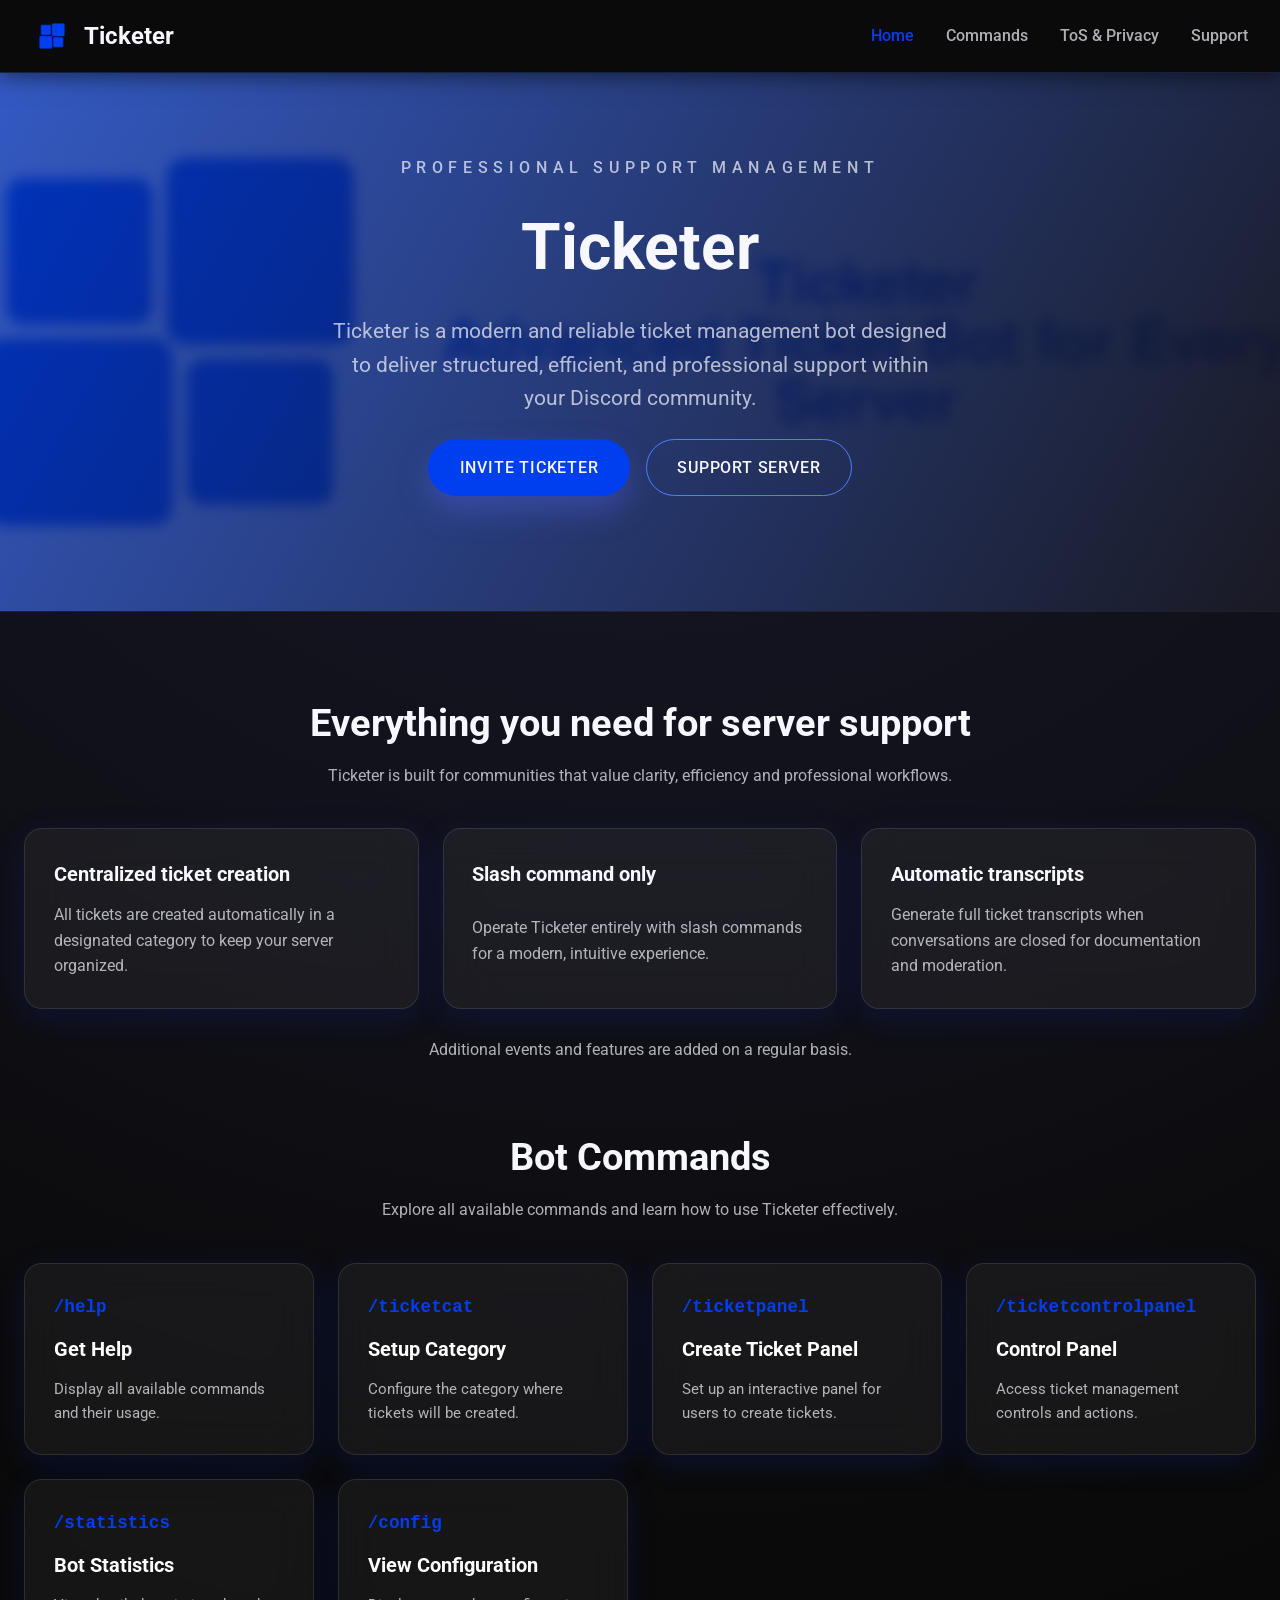
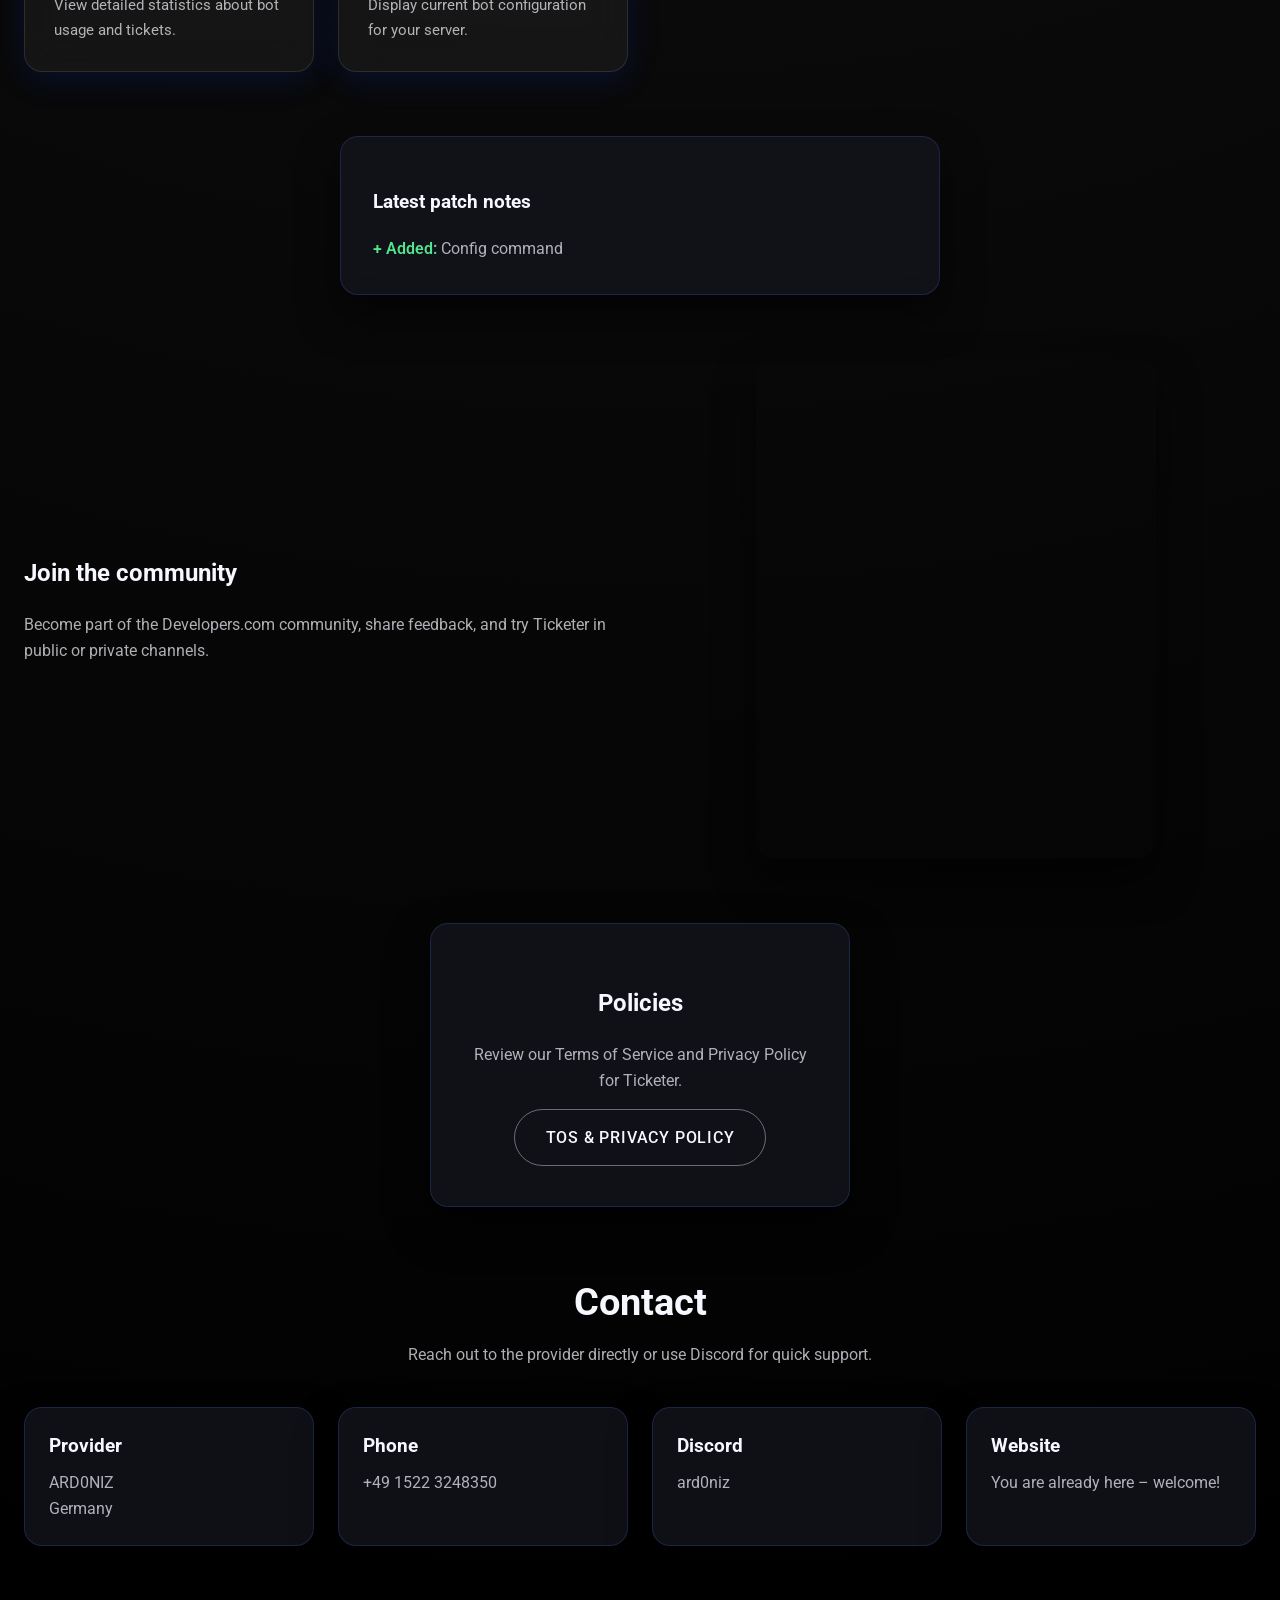
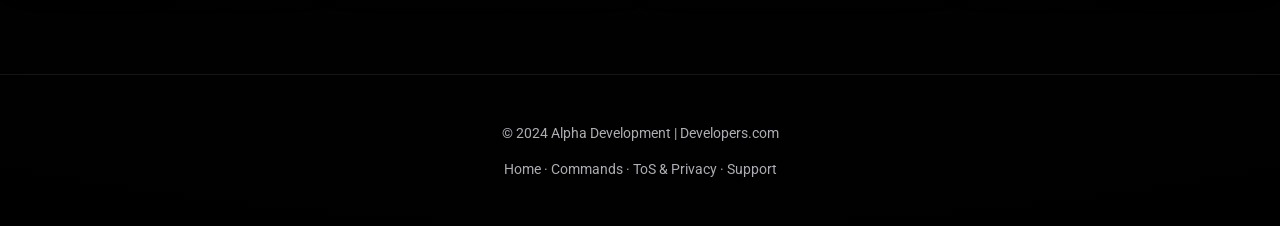
<file: index.html>
<!doctype html>
<html lang="en">

<head>
    <meta charset="utf-8">
    <title>Ticketer - Professional Ticket Management</title>
    <meta name="author" content="windows">
    <meta name="date" content="2023-05-12T11:14:05+0200">
    <meta name="viewport" content="width=device-width, initial-scale=1">
    <link rel="stylesheet" href="style.css" type="text/css">
    <link rel="icon" type="image/png" href="Bilder/Logo.png" sizes="512x512">

    <link rel="preconnect" href="https://fonts.googleapis.com">
    <link rel="preconnect" href="https://fonts.gstatic.com" crossorigin>
    <link href="https://fonts.googleapis.com/css2?family=Roboto:wght@100;300;500;700&display=swap" rel="stylesheet">
<!-- Open Graph für Discord (Großes Banner) -->
<meta property="og:title" content="Ticketer - Professional Ticket Management">
<meta property="og:description" content="Ticketer – modern, reliable ticket management for Discord with transcripts, private channels and slash commands.">
<meta property="og:image" content="https://ard0niz.github.io/ticketer/Bilder/Logo_BG.png">
<meta property="og:url" content="https://ard0niz.github.io/ticketer">
<meta property="og:type" content="website">

<!-- Embed Seitenleistenfarbe -->
<meta name="theme-color" content="#003fef">

</head>

<body class="has-nav">
    <!-- Navigation Header -->
    <nav class="nav-header">
        <div class="nav-container">
            <a href="index.html" class="nav-logo">
                <img src="Bilder/Logo.png" alt="Ticketer Logo">
                <span>Ticketer</span>
            </a>
            <button class="nav-toggle" aria-label="Toggle navigation">☰</button>
            <ul class="nav-menu">
                <li><a href="index.html" class="active">Home</a></li>
                <li><a href="commands.html">Commands</a></li>
                <li><a href="tos.pp.html">ToS & Privacy</a></li>
                <li><a href="https://discord.gg/5dGWwdHa3e" target="_blank">Support</a></li>
            </ul>
        </div>
    </nav>

    <header class="hero">
        <img src="Bilder/Banner.jpg" alt="Ticketer Banner" class="hero-image">
        <div class="hero-overlay"></div>
        <div class="hero-content">
            <p class="hero-subtitle">Professional Support Management</p>
            <h1 class="hero-title">Ticketer</h1>
            <p class="hero-text">Ticketer is a modern and reliable ticket management bot designed to deliver structured, efficient, and professional support within your Discord community.</p>
            <div class="cta-group">
                <a class="btn btn-primary" href="https://discord.com/oauth2/authorize?client_id=1038395326354161684"
                    target="_blank" rel="noreferrer">Invite Ticketer</a>
                <a class="btn" href="https://discord.gg/5dGWwdHa3e" target="_blank" rel="noreferrer">Support Server</a>
            </div>
        </div>
    </header>

    <main class="main">
        <section class="features" aria-labelledby="features-title">
            <div class="section-header">
                <h2 id="features-title">Everything you need for server support</h2>
                <p>Ticketer is built for communities that value clarity, efficiency and professional workflows.</p>
            </div>
            <div class="feature-grid">
                <article class="feature-card">
                    <h3>Centralized ticket creation</h3>
                    <p>All tickets are created automatically in a designated category to keep your server organized.</p>
                </article>
                <article class="feature-card">
                    <h3>Slash command only</h3>
                    <p>Operate Ticketer entirely with slash commands for a modern, intuitive experience.</p>
                </article>
                <article class="feature-card">
                    <h3>Automatic transcripts</h3>
                    <p>Generate full ticket transcripts when conversations are closed for documentation and moderation.</p>
                </article>
            </div>
            <p class="feature-note">Additional events and features are added on a regular basis.</p>
        </section>

        <section class="commands-section" aria-labelledby="commands-title">
            <div class="section-header">
                <h2 id="commands-title">Bot Commands</h2>
                <p>Explore all available commands and learn how to use Ticketer effectively.</p>
            </div>
            <div class="commands-grid">
                <a href="commands/help.html" class="command-card">
                    <code class="command-name">/help</code>
                    <h3>Get Help</h3>
                    <p>Display all available commands and their usage.</p>
                </a>
                <a href="commands/ticketcat.html" class="command-card">
                    <code class="command-name">/ticketcat</code>
                    <h3>Setup Category</h3>
                    <p>Configure the category where tickets will be created.</p>
                </a>
                <a href="commands/ticketpanel.html" class="command-card">
                    <code class="command-name">/ticketpanel</code>
                    <h3>Create Ticket Panel</h3>
                    <p>Set up an interactive panel for users to create tickets.</p>
                </a>
                <a href="commands/ticketcontrolpanel.html" class="command-card">
                    <code class="command-name">/ticketcontrolpanel</code>
                    <h3>Control Panel</h3>
                    <p>Access ticket management controls and actions.</p>
                </a>
                <a href="commands/statistics.html" class="command-card">
                    <code class="command-name">/statistics</code>
                    <h3>Bot Statistics</h3>
                    <p>View detailed statistics about bot usage and tickets.</p>
                </a>
                <a href="commands/config.html" class="command-card">
                    <code class="command-name">/config</code>
                    <h3>View Configuration</h3>
                    <p>Display current bot configuration for your server.</p>
                </a>
            </div>
        </section>

        <aside class="patch-card" aria-labelledby="patch-title" style="max-width: 600px; margin: 0 auto 4rem;">
            <h3 id="patch-title">Latest patch notes</h3>
            <ul>
                <li><span class="status-add">+ Added:</span> Config command</li>
            </ul>
        </aside>

        <section class="discord-section" aria-labelledby="discord-title">
            <div class="discord-text">
                <h2 id="discord-title">Join the community</h2>
                <p>Become part of the Developers.com community, share feedback, and try Ticketer in public or private channels.</p>
            </div>
            <div class="discord-widget">
                <iframe src="https://discord.com/widget?id=1417925637162799209&theme=dark" width="350" height="500"
                    allowtransparency="true" frameborder="0"
                    sandbox="allow-popups allow-popups-to-escape-sandbox allow-same-origin allow-scripts"></iframe>
            </div>
        </section>

        <section class="policies" aria-labelledby="policies-title">
            <div class="policies-card">
                <h2 id="policies-title">Policies</h2>
                <p>Review our Terms of Service and Privacy Policy for Ticketer.</p>
                <a class="btn btn-outline" href="tos.pp.html">ToS &amp; Privacy Policy</a>
            </div>
        </section>

        <section class="contact" aria-labelledby="contact-title">
            <div class="section-header">
                <h2 id="contact-title">Contact</h2>
                <p>Reach out to the provider directly or use Discord for quick support.</p>
            </div>
            <div class="contact-grid">
                <div class="contact-card">
                    <h3>Provider</h3>
                    <p>ARD0NIZ<br>Germany</p>
                </div>
                <div class="contact-card">
                    <h3>Phone</h3>
                    <p>+49 1522 3248350</p>
                </div>
                <div class="contact-card">
                    <h3>Discord</h3>
                    <p><a href="https://discord.com/users/521676495316582400" target="_blank" rel="noreferrer">ard0niz</a>
                    </p>
                </div>
                <div class="contact-card">
                    <h3>Website</h3>
                    <p>You are already here &ndash; welcome!</p>
                </div>
            </div>
        </section>
    </main>

    <footer class="footer">
        <div style="max-width: 1400px; margin: 0 auto;">
            <p>&copy; 2024 Alpha Development | Developers.com</p>
            <p style="margin-top: 0.5rem; font-size: 0.85rem;">
                <a href="index.html">Home</a> · 
                <a href="commands.html">Commands</a> · 
                <a href="tos.pp.html">ToS & Privacy</a> · 
                <a href="https://discord.gg/5dGWwdHa3e" target="_blank">Support</a>
            </p>
        </div>
    </footer>

    <script>
        // Mobile navigation toggle
        document.addEventListener('DOMContentLoaded', function() {
            const navToggle = document.querySelector('.nav-toggle');
            const navMenu = document.querySelector('.nav-menu');
            
            if (navToggle && navMenu) {
                navToggle.addEventListener('click', function() {
                    navMenu.classList.toggle('active');
                });
                
                // Close menu when clicking outside
                document.addEventListener('click', function(event) {
                    if (!navToggle.contains(event.target) && !navMenu.contains(event.target)) {
                        navMenu.classList.remove('active');
                    }
                });
            }
        });
    </script>
</body>

</html>
</file>
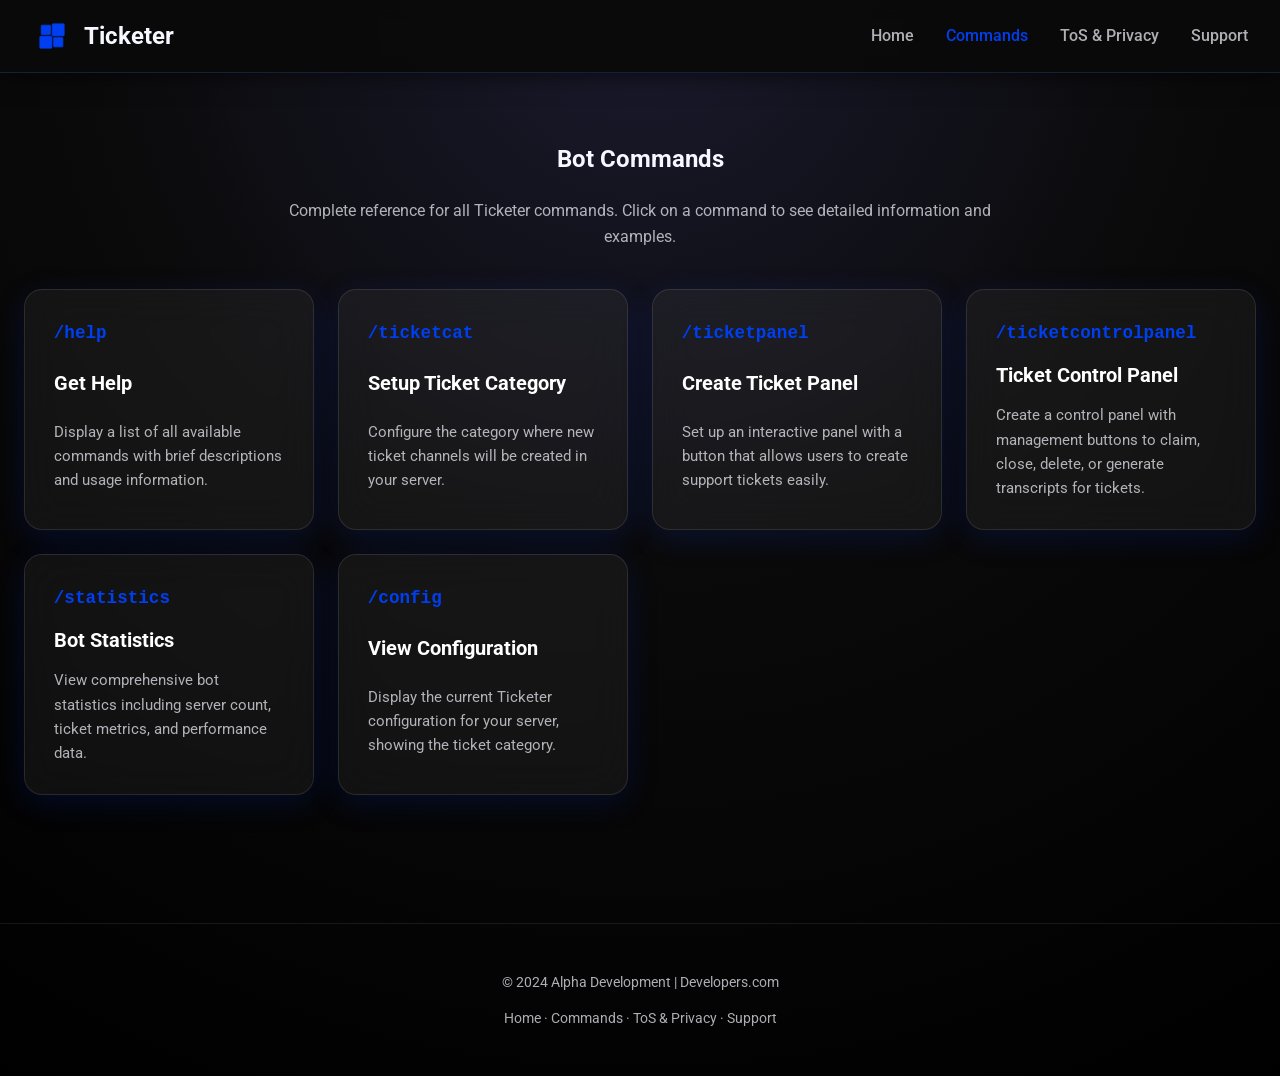
<file: commands.html>
<!doctype html>
<html lang="en">

<head>
    <meta charset="utf-8">
    <title>Commands - Ticketer</title>
    <meta name="author" content="windows">
    <meta name="viewport" content="width=device-width, initial-scale=1">
    <link rel="stylesheet" href="style.css" type="text/css">
    <link rel="icon" type="image/png" href="Bilder/Logo.png" sizes="512x512">

    <link rel="preconnect" href="https://fonts.googleapis.com">
    <link rel="preconnect" href="https://fonts.gstatic.com" crossorigin>
    <link href="https://fonts.googleapis.com/css2?family=Roboto:wght@100;300;500;700&display=swap" rel="stylesheet">

    <meta property="og:title" content="Commands - Ticketer">
    <meta property="og:description" content="Complete command reference for Ticketer bot">
    <meta property="og:image" content="https://ard0niz.github.io/ticketer/Bilder/Logo_BG.png">
    <meta name="theme-color" content="#003fef">
</head>

<body class="has-nav">
    <!-- Navigation Header -->
    <nav class="nav-header">
        <div class="nav-container">
            <a href="index.html" class="nav-logo">
                <img src="Bilder/Logo.png" alt="Ticketer Logo">
                <span>Ticketer</span>
            </a>
            <button class="nav-toggle" aria-label="Toggle navigation">☰</button>
            <ul class="nav-menu">
                <li><a href="index.html">Home</a></li>
                <li><a href="commands.html" class="active">Commands</a></li>
                <li><a href="tos.pp.html">ToS & Privacy</a></li>
                <li><a href="https://discord.gg/5dGWwdHa3e" target="_blank">Support</a></li>
            </ul>
        </div>
    </nav>

    <main class="main">
        <section class="commands-section">
            <div class="section-header">
                <h1>Bot Commands</h1>
                <p>Complete reference for all Ticketer commands. Click on a command to see detailed information and examples.</p>
            </div>
            
            <div class="commands-grid">
                <a href="commands/help.html" class="command-card">
                    <code class="command-name">/help</code>
                    <h3>Get Help</h3>
                    <p>Display a list of all available commands with brief descriptions and usage information.</p>
                </a>
                
                <a href="commands/ticketcat.html" class="command-card">
                    <code class="command-name">/ticketcat</code>
                    <h3>Setup Ticket Category</h3>
                    <p>Configure the category where new ticket channels will be created in your server.</p>
                </a>
                
                <a href="commands/ticketpanel.html" class="command-card">
                    <code class="command-name">/ticketpanel</code>
                    <h3>Create Ticket Panel</h3>
                    <p>Set up an interactive panel with a button that allows users to create support tickets easily.</p>
                </a>
                
                <a href="commands/ticketcontrolpanel.html" class="command-card">
                    <code class="command-name">/ticketcontrolpanel</code>
                    <h3>Ticket Control Panel</h3>
                    <p>Create a control panel with management buttons to claim, close, delete, or generate transcripts for tickets.</p>
                </a>
                
                <a href="commands/statistics.html" class="command-card">
                    <code class="command-name">/statistics</code>
                    <h3>Bot Statistics</h3>
                    <p>View comprehensive bot statistics including server count, ticket metrics, and performance data.</p>
                </a>
                
                <a href="commands/config.html" class="command-card">
                    <code class="command-name">/config</code>
                    <h3>View Configuration</h3>
                    <p>Display the current Ticketer configuration for your server, showing the ticket category.</p>
                </a>
            </div>
        </section>
    </main>

    <footer class="footer">
        <div style="max-width: 1400px; margin: 0 auto;">
            <p>&copy; 2024 Alpha Development | Developers.com</p>
            <p style="margin-top: 0.5rem; font-size: 0.85rem;">
                <a href="index.html">Home</a> · 
                <a href="commands.html">Commands</a> · 
                <a href="tos.pp.html">ToS & Privacy</a> · 
                <a href="https://discord.gg/5dGWwdHa3e" target="_blank">Support</a>
            </p>
        </div>
    </footer>

    <script>
        // Mobile navigation toggle
        document.addEventListener('DOMContentLoaded', function() {
            const navToggle = document.querySelector('.nav-toggle');
            const navMenu = document.querySelector('.nav-menu');
            
            if (navToggle && navMenu) {
                navToggle.addEventListener('click', function() {
                    navMenu.classList.toggle('active');
                });
                
                // Close menu when clicking outside
                document.addEventListener('click', function(event) {
                    if (!navToggle.contains(event.target) && !navMenu.contains(event.target)) {
                        navMenu.classList.remove('active');
                    }
                });
            }
        });
    </script>
</body>

</html>
</file>
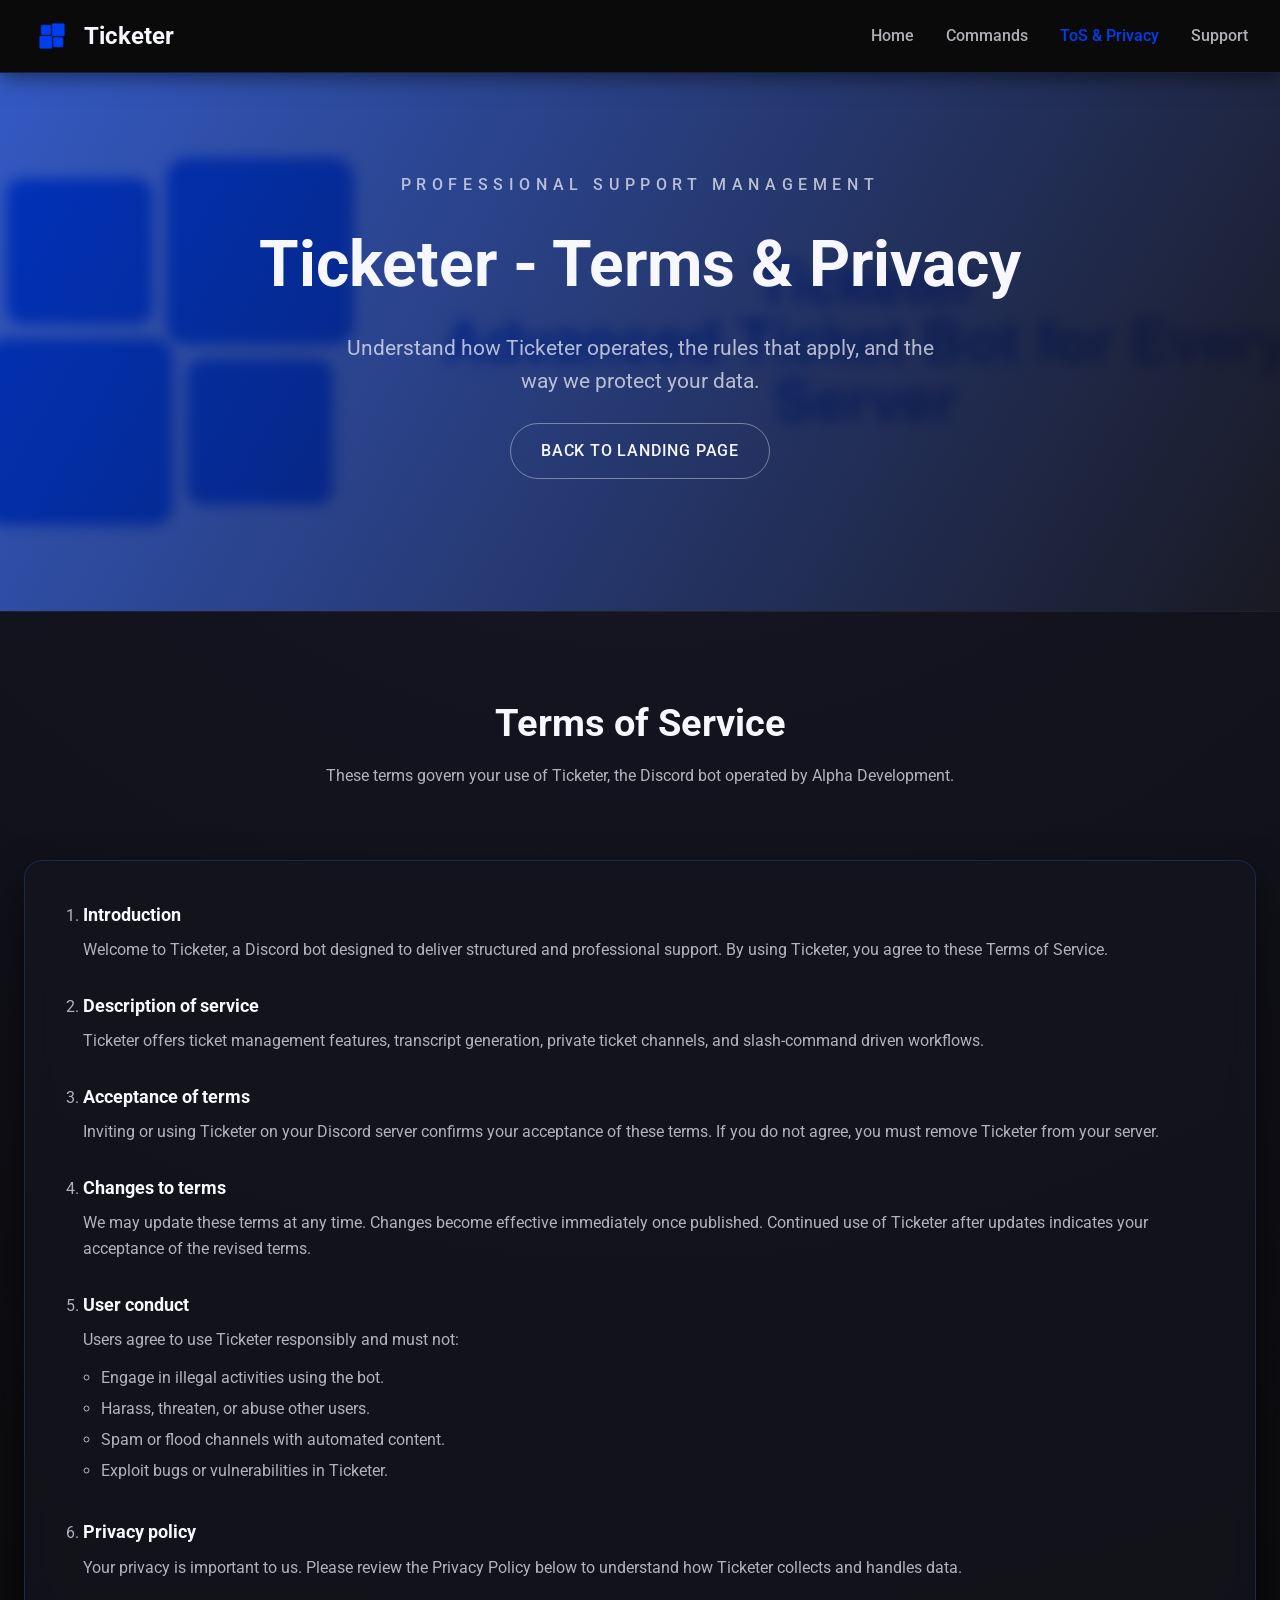
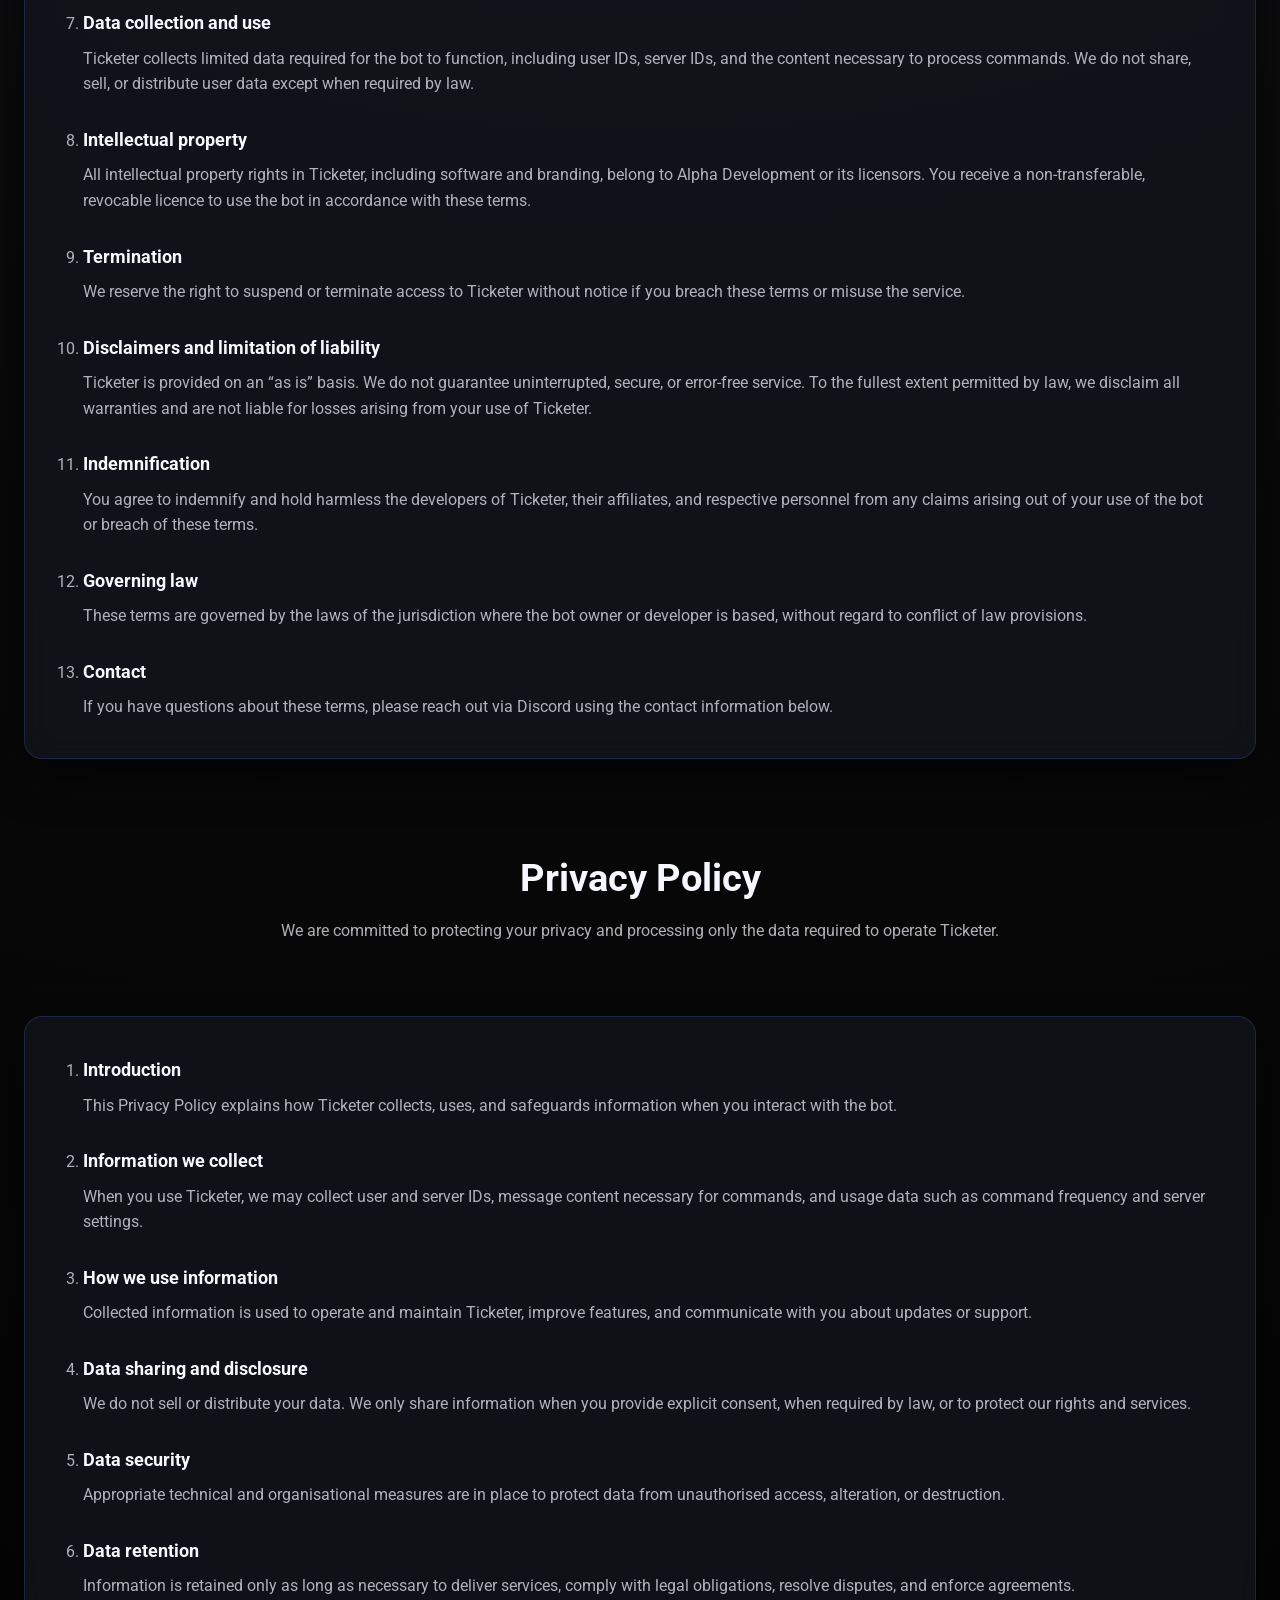
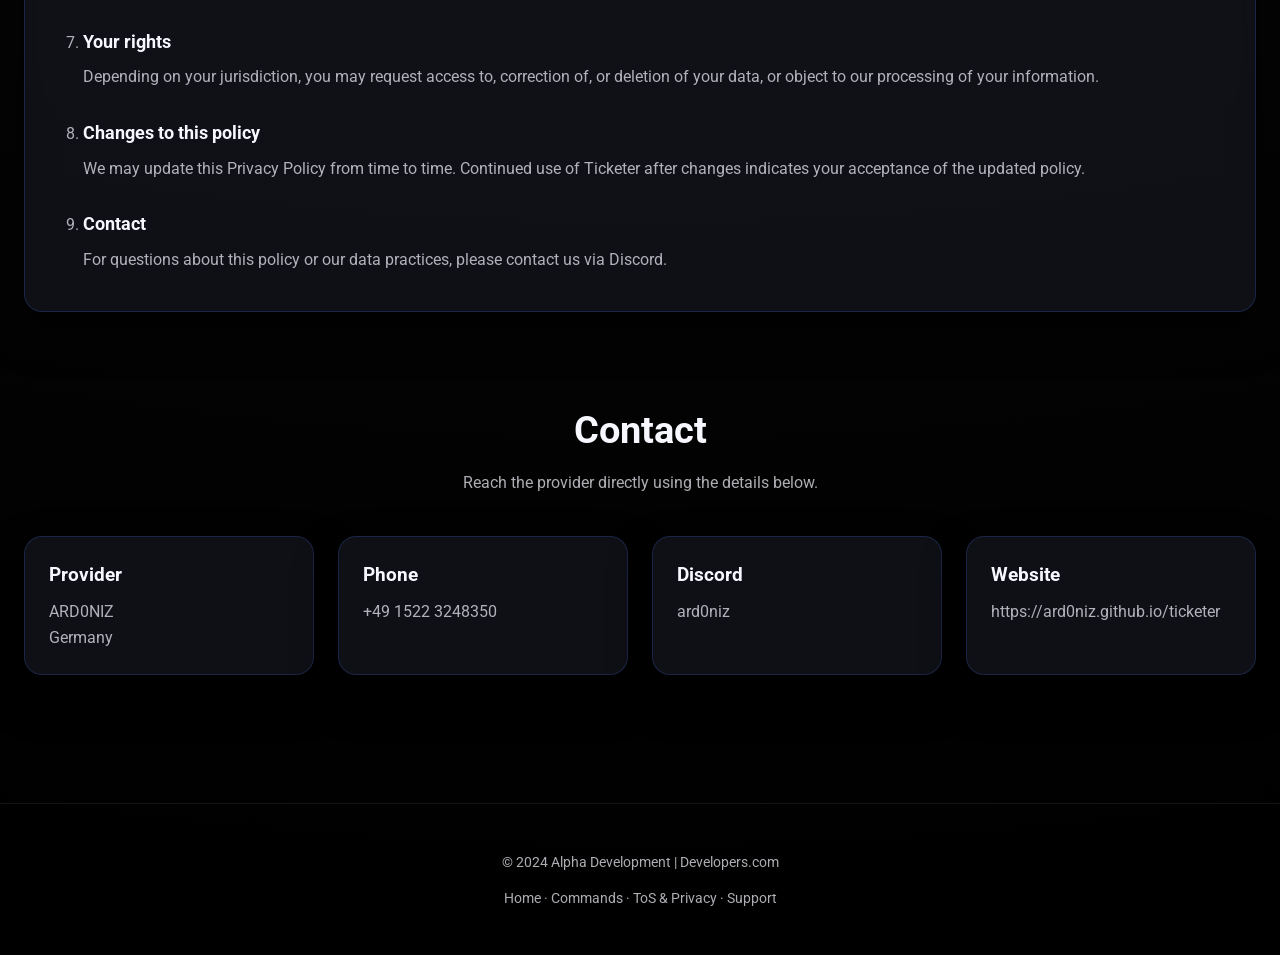
<file: tos.pp.html>
<!doctype html>
<html lang="en">

<head>
    <meta charset="utf-8">
    <title>Ticketer – Terms &amp; Privacy</title>
    <meta name="author" content="windows">
    <meta name="date" content="2023-05-12T11:14:05+0200">
    <meta name="viewport" content="width=device-width, initial-scale=1">
    <link rel="stylesheet" href="style.css" type="text/css">
    <link rel="icon" type="image/png" href="Bilder/Logo.png" sizes="512x512">

    <link rel="preconnect" href="https://fonts.googleapis.com">
    <link rel="preconnect" href="https://fonts.gstatic.com" crossorigin>
    <link href="https://fonts.googleapis.com/css2?family=Roboto:wght@100;300;500;700&display=swap" rel="stylesheet">
</head>

<body class="has-nav">
    <!-- Navigation Header -->
    <nav class="nav-header">
        <div class="nav-container">
            <a href="index.html" class="nav-logo">
                <img src="Bilder/Logo.png" alt="Ticketer Logo">
                <span>Ticketer</span>
            </a>
            <button class="nav-toggle" aria-label="Toggle navigation">☰</button>
            <ul class="nav-menu">
                <li><a href="index.html">Home</a></li>
                <li><a href="commands.html">Commands</a></li>
                <li><a href="tos.pp.html" class="active">ToS & Privacy</a></li>
                <li><a href="https://discord.gg/5dGWwdHa3e" target="_blank">Support</a></li>
            </ul>
        </div>
    </nav>

    <header class="hero legal-hero">
        <img src="Bilder/Banner.jpg" alt="Banner" class="hero-image">
        <div class="hero-overlay"></div>
        <div class="hero-content">
            <p class="hero-subtitle">Professional Support Management</p>
            <h1 class="hero-title">Ticketer - Terms &amp; Privacy</h1>
            <p class="hero-text">Understand how Ticketer operates, the rules that apply, and the way we protect your data.</p>
            <div class="cta-group">
                <a class="btn btn-outline" href="index.html">Back to landing page</a>
            </div>
        </div>
    </header>

    <main class="main legal-main">
        <section class="legal-section" aria-labelledby="tos-title">
            <div class="section-header">
                <h2 id="tos-title">Terms of Service</h2>
                <p>These terms govern your use of Ticketer, the Discord bot operated by Alpha Development.</p>
            </div>
            <div class="legal-card">
                <ol class="legal-list">
                    <li>
                        <h3>Introduction</h3>
                        <p>Welcome to Ticketer, a Discord bot designed to deliver structured and professional support. By using Ticketer, you agree to these Terms of Service.</p>
                    </li>
                    <li>
                        <h3>Description of service</h3>
                        <p>Ticketer offers ticket management features, transcript generation, private ticket channels, and slash-command driven workflows.</p>
                    </li>
                    <li>
                        <h3>Acceptance of terms</h3>
                        <p>Inviting or using Ticketer on your Discord server confirms your acceptance of these terms. If
                            you do not agree, you must remove Ticketer from your server.</p>
                    </li>
                    <li>
                        <h3>Changes to terms</h3>
                        <p>We may update these terms at any time. Changes become effective immediately once published.
                            Continued use of Ticketer after updates indicates your acceptance of the revised terms.</p>
                    </li>
                    <li>
                        <h3>User conduct</h3>
                        <p>Users agree to use Ticketer responsibly and must not:</p>
                        <ul>
                            <li>Engage in illegal activities using the bot.</li>
                            <li>Harass, threaten, or abuse other users.</li>
                            <li>Spam or flood channels with automated content.</li>
                            <li>Exploit bugs or vulnerabilities in Ticketer.</li>
                        </ul>
                    </li>
                    <li>
                        <h3>Privacy policy</h3>
                        <p>Your privacy is important to us. Please review the Privacy Policy below to understand how
                            Ticketer collects and handles data.</p>
                    </li>
                    <li>
                        <h3>Data collection and use</h3>
                        <p>Ticketer collects limited data required for the bot to function, including user IDs, server
                            IDs, and the content necessary to process commands. We do not share, sell, or distribute
                            user data except when required by law.</p>
                    </li>
                    <li>
                        <h3>Intellectual property</h3>
                        <p>All intellectual property rights in Ticketer, including software and branding, belong to Alpha
                            Development or its licensors. You receive a non-transferable, revocable licence to use the
                            bot in accordance with these terms.</p>
                    </li>
                    <li>
                        <h3>Termination</h3>
                        <p>We reserve the right to suspend or terminate access to Ticketer without notice if you breach
                            these terms or misuse the service.</p>
                    </li>
                    <li>
                        <h3>Disclaimers and limitation of liability</h3>
                        <p>Ticketer is provided on an “as is” basis. We do not guarantee uninterrupted, secure, or
                            error-free service. To the fullest extent permitted by law, we disclaim all warranties and
                            are not liable for losses arising from your use of Ticketer.</p>
                    </li>
                    <li>
                        <h3>Indemnification</h3>
                        <p>You agree to indemnify and hold harmless the developers of Ticketer, their affiliates, and
                            respective personnel from any claims arising out of your use of the bot or breach of these
                            terms.</p>
                    </li>
                    <li>
                        <h3>Governing law</h3>
                        <p>These terms are governed by the laws of the jurisdiction where the bot owner or developer is
                            based, without regard to conflict of law provisions.</p>
                    </li>
                    <li>
                        <h3>Contact</h3>
                        <p>If you have questions about these terms, please reach out via Discord using the contact
                            information below.</p>
                    </li>
                </ol>
            </div>
        </section>

        <section class="legal-section" aria-labelledby="privacy-title">
            <div class="section-header">
                <h2 id="privacy-title">Privacy Policy</h2>
                <p>We are committed to protecting your privacy and processing only the data required to operate Ticketer.</p>
            </div>
            <div class="legal-card">
                <ol class="legal-list">
                    <li>
                        <h3>Introduction</h3>
                        <p>This Privacy Policy explains how Ticketer collects, uses, and safeguards information when you
                            interact with the bot.</p>
                    </li>
                    <li>
                        <h3>Information we collect</h3>
                        <p>When you use Ticketer, we may collect user and server IDs, message content necessary for commands, and usage data such as command frequency and server settings.</p>
                    </li>
                    <li>
                        <h3>How we use information</h3>
                        <p>Collected information is used to operate and maintain Ticketer, improve features, and
                            communicate with you about updates or support.</p>
                    </li>
                    <li>
                        <h3>Data sharing and disclosure</h3>
                        <p>We do not sell or distribute your data. We only share information when you provide explicit
                            consent, when required by law, or to protect our rights and services.</p>
                    </li>
                    <li>
                        <h3>Data security</h3>
                        <p>Appropriate technical and organisational measures are in place to protect data from
                            unauthorised access, alteration, or destruction.</p>
                    </li>
                    <li>
                        <h3>Data retention</h3>
                        <p>Information is retained only as long as necessary to deliver services, comply with legal
                            obligations, resolve disputes, and enforce agreements.</p>
                    </li>
                    <li>
                        <h3>Your rights</h3>
                        <p>Depending on your jurisdiction, you may request access to, correction of, or deletion of your
                            data, or object to our processing of your information.</p>
                    </li>
                    <li>
                        <h3>Changes to this policy</h3>
                        <p>We may update this Privacy Policy from time to time. Continued use of Ticketer after changes
                            indicates your acceptance of the updated policy.</p>
                    </li>
                    <li>
                        <h3>Contact</h3>
                        <p>For questions about this policy or our data practices, please contact us via Discord.</p>
                    </li>
                </ol>
            </div>
        </section>

        <section class="contact" aria-labelledby="contact-title">
            <div class="section-header">
                <h2 id="contact-title">Contact</h2>
                <p>Reach the provider directly using the details below.</p>
            </div>
            <div class="contact-grid">
                <div class="contact-card">
                    <h3>Provider</h3>
                    <p>ARD0NIZ<br>Germany</p>
                </div>
                <div class="contact-card">
                    <h3>Phone</h3>
                    <p>+49 1522 3248350</p>
                </div>
                <div class="contact-card">
                    <h3>Discord</h3>
                    <p><a href="https://discord.com/users/521676495316582400" target="_blank" rel="noreferrer">ard0niz</a></p>
                </div>
                <div class="contact-card">
                    <h3>Website</h3>
                    <p>https://ard0niz.github.io/ticketer</p>
                </div>
            </div>
        </section>
    </main>

    <footer class="footer">
        <div style="max-width: 1400px; margin: 0 auto;">
            <p>&copy; 2024 Alpha Development | Developers.com</p>
            <p style="margin-top: 0.5rem; font-size: 0.85rem;">
                <a href="index.html">Home</a> · 
                <a href="commands.html">Commands</a> · 
                <a href="tos.pp.html">ToS & Privacy</a> · 
                <a href="https://discord.gg/5dGWwdHa3e" target="_blank">Support</a>
            </p>
        </div>
    </footer>

    <script>
        // Mobile navigation toggle
        document.addEventListener('DOMContentLoaded', function() {
            const navToggle = document.querySelector('.nav-toggle');
            const navMenu = document.querySelector('.nav-menu');
            
            if (navToggle && navMenu) {
                navToggle.addEventListener('click', function() {
                    navMenu.classList.toggle('active');
                });
                
                // Close menu when clicking outside
                document.addEventListener('click', function(event) {
                    if (!navToggle.contains(event.target) && !navMenu.contains(event.target)) {
                        navMenu.classList.remove('active');
                    }
                });
            }
        });
    </script>
</body>

</html>
</file>
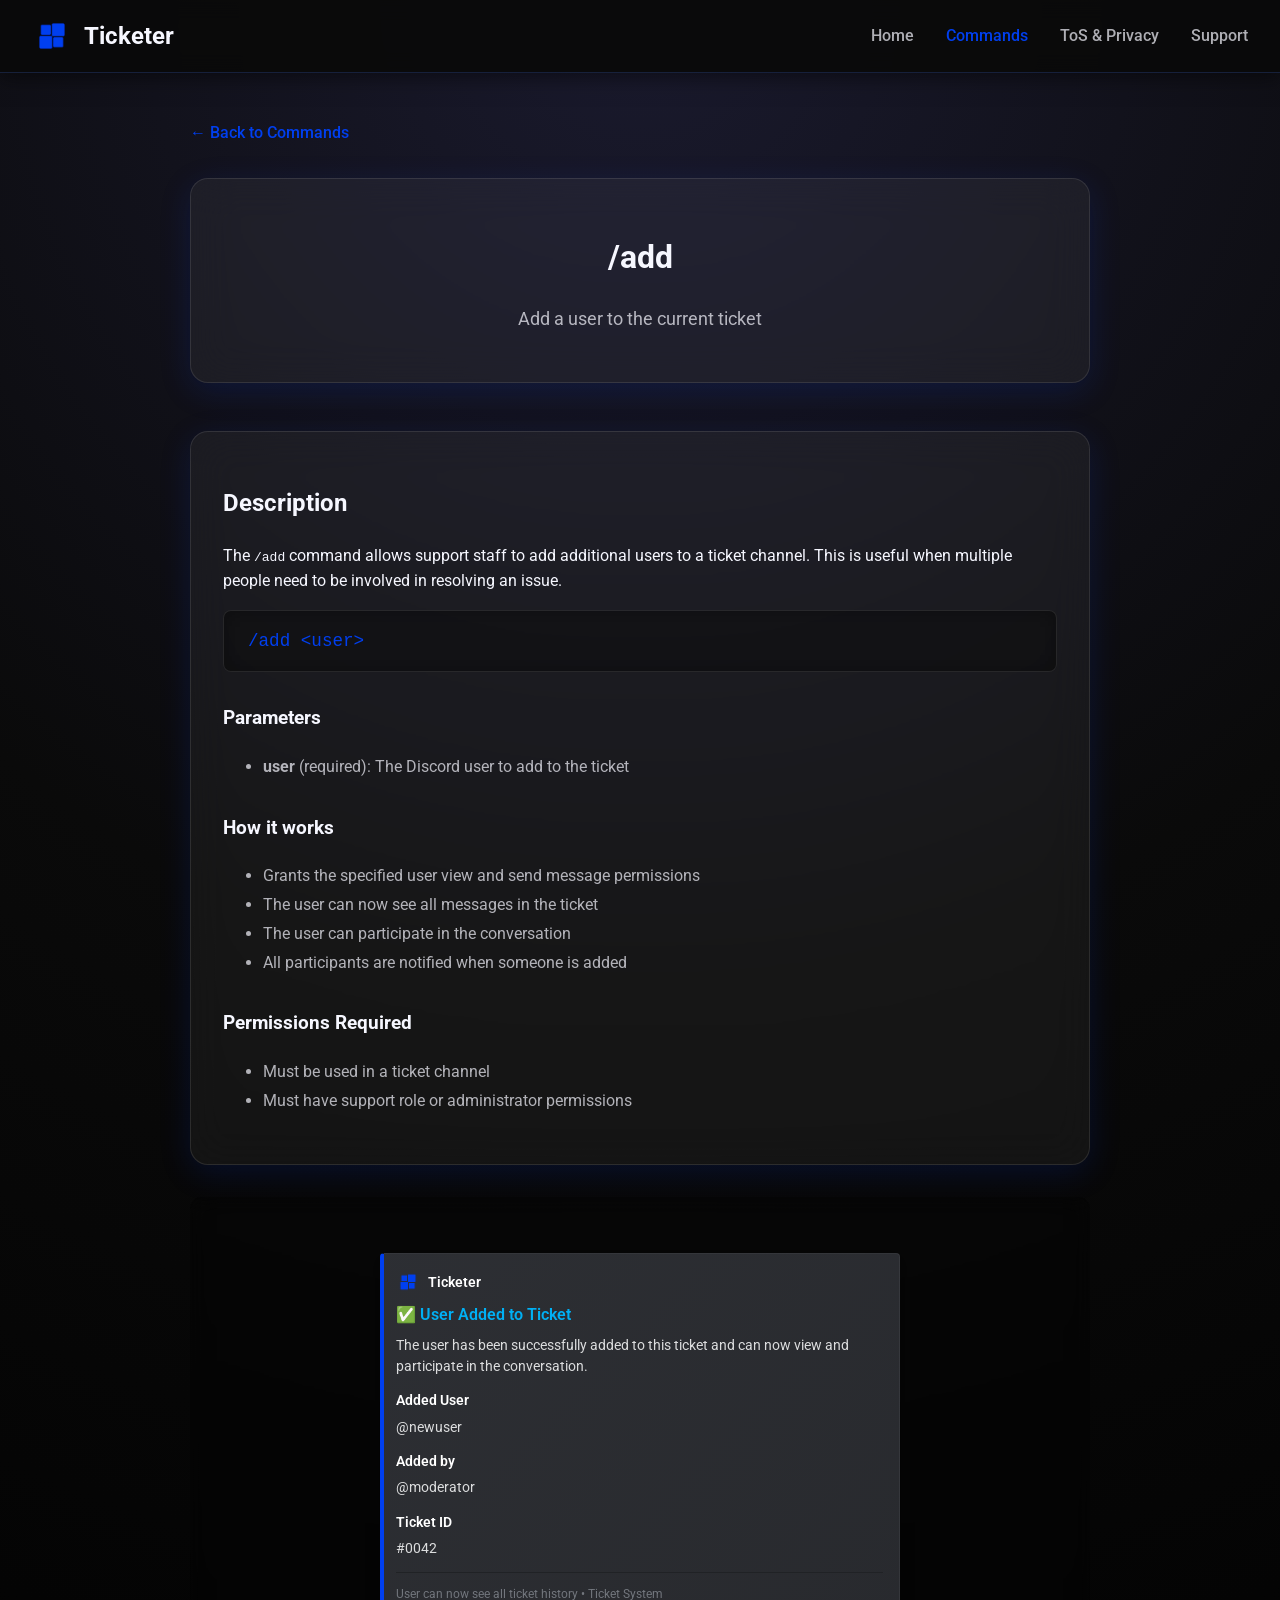
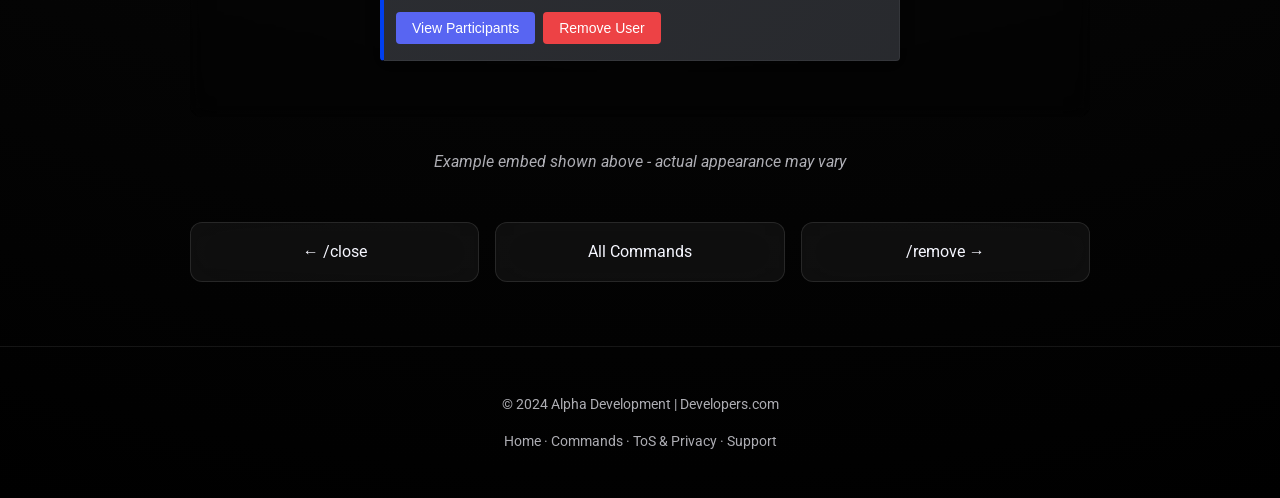
<file: commands/add.html>
<!doctype html>
<html lang="en">

<head>
    <meta charset="utf-8">
    <title>/add Command - Ticketer</title>
    <meta name="viewport" content="width=device-width, initial-scale=1">
    <link rel="stylesheet" href="../style.css" type="text/css">
    <link rel="icon" type="image/png" href="../Bilder/Logo.png" sizes="512x512">

    <link rel="preconnect" href="https://fonts.googleapis.com">
    <link rel="preconnect" href="https://fonts.gstatic.com" crossorigin>
    <link href="https://fonts.googleapis.com/css2?family=Roboto:wght@100;300;500;700&display=swap" rel="stylesheet">

    <meta property="og:title" content="/add Command - Ticketer">
    <meta name="theme-color" content="#003fef">
</head>

<body class="has-nav">
    <nav class="nav-header">
        <div class="nav-container">
            <a href="../index.html" class="nav-logo">
                <img src="../Bilder/Logo.png" alt="Ticketer Logo">
                <span>Ticketer</span>
            </a>
            <button class="nav-toggle" aria-label="Toggle navigation">☰</button>
            <ul class="nav-menu">
                <li><a href="../index.html">Home</a></li>
                <li><a href="../commands.html" class="active">Commands</a></li>
                <li><a href="../tos.pp.html">ToS & Privacy</a></li>
                <li><a href="https://discord.gg/5dGWwdHa3e" target="_blank">Support</a></li>
            </ul>
        </div>
    </nav>

    <main class="main">
        <div class="command-detail">
            <a href="../commands.html" class="back-link">← Back to Commands</a>
            
            <div class="command-header">
                <h1>/add</h1>
                <p style="font-size: 1.1rem; margin-top: 1rem; color: var(--text-secondary);">Add a user to the current ticket</p>
            </div>

            <div class="command-description-card">
                <h2>Description</h2>
                <p>The <code>/add</code> command allows support staff to add additional users to a ticket channel. This is useful when multiple people need to be involved in resolving an issue.</p>
                
                <div class="command-usage">
                    /add &lt;user&gt;
                </div>

                <h3 style="margin-top: 2rem;">Parameters</h3>
                <ul style="color: var(--text-secondary); line-height: 1.8;">
                    <li><strong>user</strong> (required): The Discord user to add to the ticket</li>
                </ul>

                <h3 style="margin-top: 2rem;">How it works</h3>
                <ul style="color: var(--text-secondary); line-height: 1.8;">
                    <li>Grants the specified user view and send message permissions</li>
                    <li>The user can now see all messages in the ticket</li>
                    <li>The user can participate in the conversation</li>
                    <li>All participants are notified when someone is added</li>
                </ul>

                <h3 style="margin-top: 2rem;">Permissions Required</h3>
                <ul style="color: var(--text-secondary); line-height: 1.8;">
                    <li>Must be used in a ticket channel</li>
                    <li>Must have support role or administrator permissions</li>
                </ul>
            </div>

            <div class="embed-preview">
                <div class="discord-embed">
                    <div class="embed-author">
                        <img src="../Bilder/Logo.png" alt="Bot Icon" class="embed-author-icon">
                        <span class="embed-author-name">Ticketer</span>
                    </div>
                    <div class="embed-title">✅ User Added to Ticket</div>
                    <div class="embed-description">
                        The user has been successfully added to this ticket and can now view and participate in the conversation.
                    </div>
                    <div class="embed-field">
                        <div class="embed-field-name">Added User</div>
                        <div class="embed-field-value">@newuser</div>
                    </div>
                    <div class="embed-field">
                        <div class="embed-field-name">Added by</div>
                        <div class="embed-field-value">@moderator</div>
                    </div>
                    <div class="embed-field">
                        <div class="embed-field-name">Ticket ID</div>
                        <div class="embed-field-value">#0042</div>
                    </div>
                    <div class="embed-footer">
                        <span class="embed-footer-text">User can now see all ticket history • Ticket System</span>
                    </div>
                    <div class="discord-buttons">
                        <button class="discord-button">View Participants</button>
                        <button class="discord-button danger">Remove User</button>
                    </div>
                </div>
            </div>

            <div style="text-align: center; margin: 2rem 0; color: var(--text-secondary); font-style: italic;">
                Example embed shown above - actual appearance may vary
            </div>

            <div class="command-nav">
                <a href="close.html">← /close</a>
                <a href="../commands.html">All Commands</a>
                <a href="remove.html">/remove →</a>
            </div>
        </div>
    </main>

    <footer class="footer">
        <div style="max-width: 1400px; margin: 0 auto;">
            <p>&copy; 2024 Alpha Development | Developers.com</p>
            <p style="margin-top: 0.5rem; font-size: 0.85rem;">
                <a href="../index.html">Home</a> · 
                <a href="../commands.html">Commands</a> · 
                <a href="../tos.pp.html">ToS & Privacy</a> · 
                <a href="https://discord.gg/5dGWwdHa3e" target="_blank">Support</a>
            </p>
        </div>
    </footer>

    <script>
        document.addEventListener('DOMContentLoaded', function() {
            const navToggle = document.querySelector('.nav-toggle');
            const navMenu = document.querySelector('.nav-menu');
            
            if (navToggle && navMenu) {
                navToggle.addEventListener('click', function() {
                    navMenu.classList.toggle('active');
                });
                
                document.addEventListener('click', function(event) {
                    if (!navToggle.contains(event.target) && !navMenu.contains(event.target)) {
                        navMenu.classList.remove('active');
                    }
                });
            }
        });
    </script>
</body>

</html>
</file>
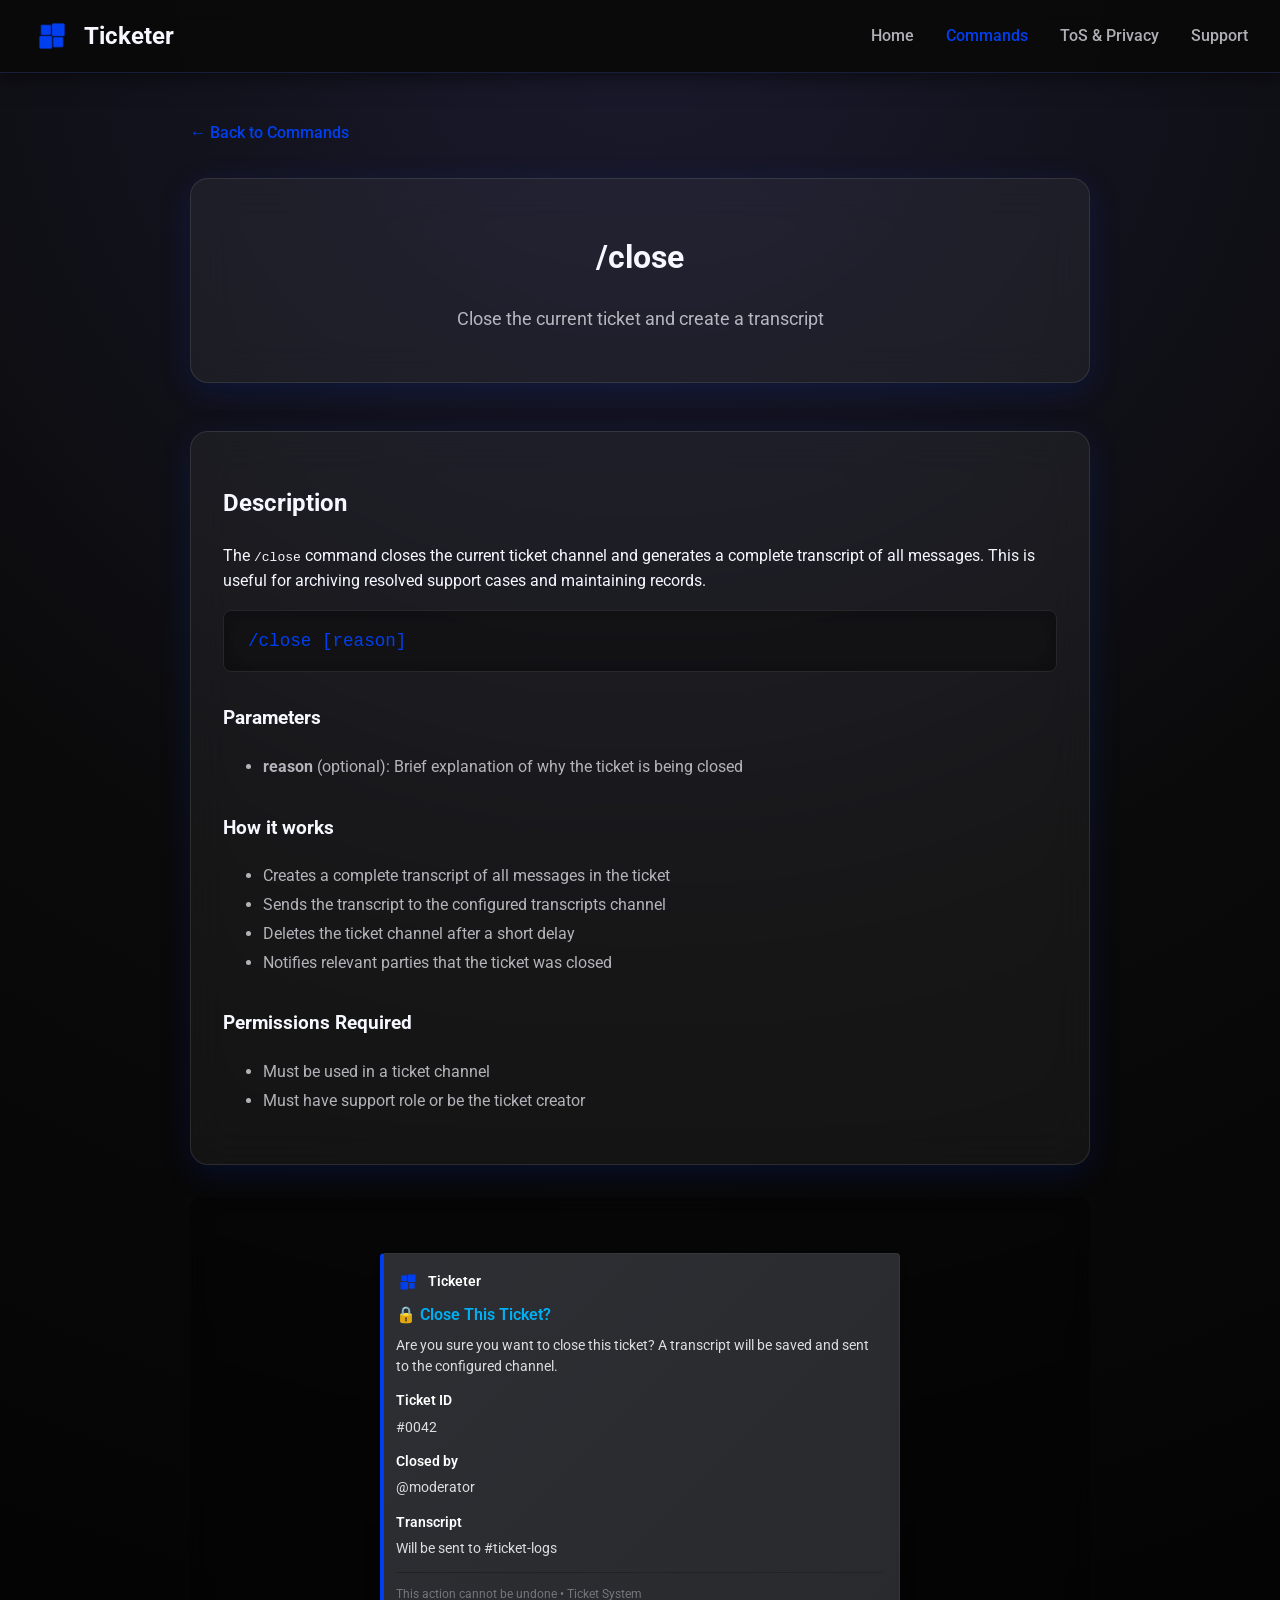
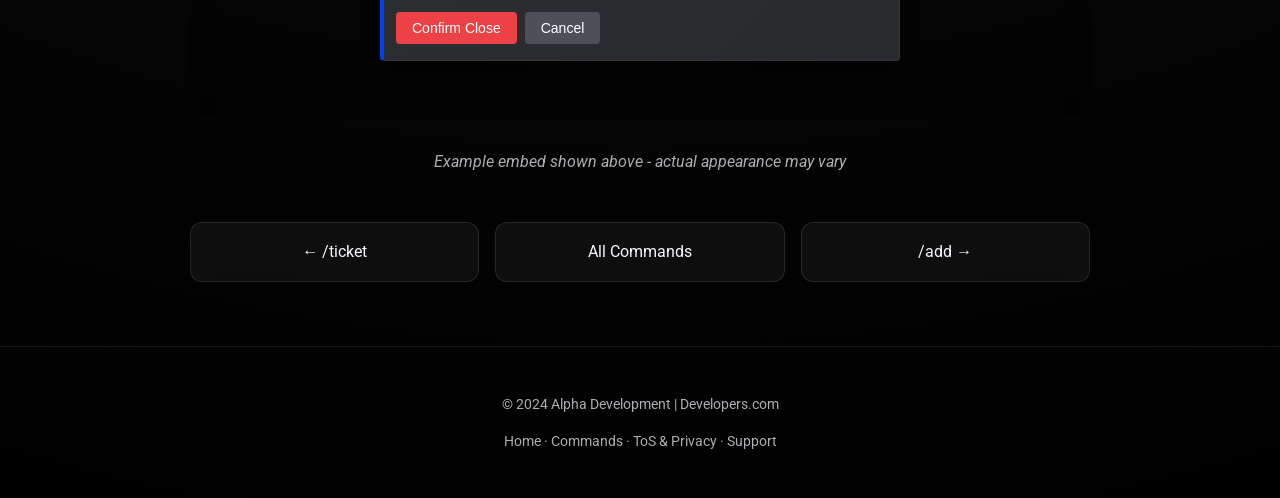
<file: commands/close.html>
<!doctype html>
<html lang="en">

<head>
    <meta charset="utf-8">
    <title>/close Command - Ticketer</title>
    <meta name="viewport" content="width=device-width, initial-scale=1">
    <link rel="stylesheet" href="../style.css" type="text/css">
    <link rel="icon" type="image/png" href="../Bilder/Logo.png" sizes="512x512">

    <link rel="preconnect" href="https://fonts.googleapis.com">
    <link rel="preconnect" href="https://fonts.gstatic.com" crossorigin>
    <link href="https://fonts.googleapis.com/css2?family=Roboto:wght@100;300;500;700&display=swap" rel="stylesheet">

    <meta property="og:title" content="/close Command - Ticketer">
    <meta name="theme-color" content="#003fef">
</head>

<body class="has-nav">
    <nav class="nav-header">
        <div class="nav-container">
            <a href="../index.html" class="nav-logo">
                <img src="../Bilder/Logo.png" alt="Ticketer Logo">
                <span>Ticketer</span>
            </a>
            <button class="nav-toggle" aria-label="Toggle navigation">☰</button>
            <ul class="nav-menu">
                <li><a href="../index.html">Home</a></li>
                <li><a href="../commands.html" class="active">Commands</a></li>
                <li><a href="../tos.pp.html">ToS & Privacy</a></li>
                <li><a href="https://discord.gg/5dGWwdHa3e" target="_blank">Support</a></li>
            </ul>
        </div>
    </nav>

    <main class="main">
        <div class="command-detail">
            <a href="../commands.html" class="back-link">← Back to Commands</a>
            
            <div class="command-header">
                <h1>/close</h1>
                <p style="font-size: 1.1rem; margin-top: 1rem; color: var(--text-secondary);">Close the current ticket and create a transcript</p>
            </div>

            <div class="command-description-card">
                <h2>Description</h2>
                <p>The <code>/close</code> command closes the current ticket channel and generates a complete transcript of all messages. This is useful for archiving resolved support cases and maintaining records.</p>
                
                <div class="command-usage">
                    /close [reason]
                </div>

                <h3 style="margin-top: 2rem;">Parameters</h3>
                <ul style="color: var(--text-secondary); line-height: 1.8;">
                    <li><strong>reason</strong> (optional): Brief explanation of why the ticket is being closed</li>
                </ul>

                <h3 style="margin-top: 2rem;">How it works</h3>
                <ul style="color: var(--text-secondary); line-height: 1.8;">
                    <li>Creates a complete transcript of all messages in the ticket</li>
                    <li>Sends the transcript to the configured transcripts channel</li>
                    <li>Deletes the ticket channel after a short delay</li>
                    <li>Notifies relevant parties that the ticket was closed</li>
                </ul>

                <h3 style="margin-top: 2rem;">Permissions Required</h3>
                <ul style="color: var(--text-secondary); line-height: 1.8;">
                    <li>Must be used in a ticket channel</li>
                    <li>Must have support role or be the ticket creator</li>
                </ul>
            </div>

            <div class="embed-preview">
                <div class="discord-embed">
                    <div class="embed-author">
                        <img src="../Bilder/Logo.png" alt="Bot Icon" class="embed-author-icon">
                        <span class="embed-author-name">Ticketer</span>
                    </div>
                    <div class="embed-title">🔒 Close This Ticket?</div>
                    <div class="embed-description">
                        Are you sure you want to close this ticket? A transcript will be saved and sent to the configured channel.
                    </div>
                    <div class="embed-field">
                        <div class="embed-field-name">Ticket ID</div>
                        <div class="embed-field-value">#0042</div>
                    </div>
                    <div class="embed-field">
                        <div class="embed-field-name">Closed by</div>
                        <div class="embed-field-value">@moderator</div>
                    </div>
                    <div class="embed-field">
                        <div class="embed-field-name">Transcript</div>
                        <div class="embed-field-value">Will be sent to #ticket-logs</div>
                    </div>
                    <div class="embed-footer">
                        <span class="embed-footer-text">This action cannot be undone • Ticket System</span>
                    </div>
                    <div class="discord-buttons">
                        <button class="discord-button danger">Confirm Close</button>
                        <button class="discord-button secondary">Cancel</button>
                    </div>
                </div>
            </div>

            <div style="text-align: center; margin: 2rem 0; color: var(--text-secondary); font-style: italic;">
                Example embed shown above - actual appearance may vary
            </div>

            <div class="command-nav">
                <a href="ticket.html">← /ticket</a>
                <a href="../commands.html">All Commands</a>
                <a href="add.html">/add →</a>
            </div>
        </div>
    </main>

    <footer class="footer">
        <div style="max-width: 1400px; margin: 0 auto;">
            <p>&copy; 2024 Alpha Development | Developers.com</p>
            <p style="margin-top: 0.5rem; font-size: 0.85rem;">
                <a href="../index.html">Home</a> · 
                <a href="../commands.html">Commands</a> · 
                <a href="../tos.pp.html">ToS & Privacy</a> · 
                <a href="https://discord.gg/5dGWwdHa3e" target="_blank">Support</a>
            </p>
        </div>
    </footer>

    <script>
        document.addEventListener('DOMContentLoaded', function() {
            const navToggle = document.querySelector('.nav-toggle');
            const navMenu = document.querySelector('.nav-menu');
            
            if (navToggle && navMenu) {
                navToggle.addEventListener('click', function() {
                    navMenu.classList.toggle('active');
                });
                
                document.addEventListener('click', function(event) {
                    if (!navToggle.contains(event.target) && !navMenu.contains(event.target)) {
                        navMenu.classList.remove('active');
                    }
                });
            }
        });
    </script>
</body>

</html>
</file>
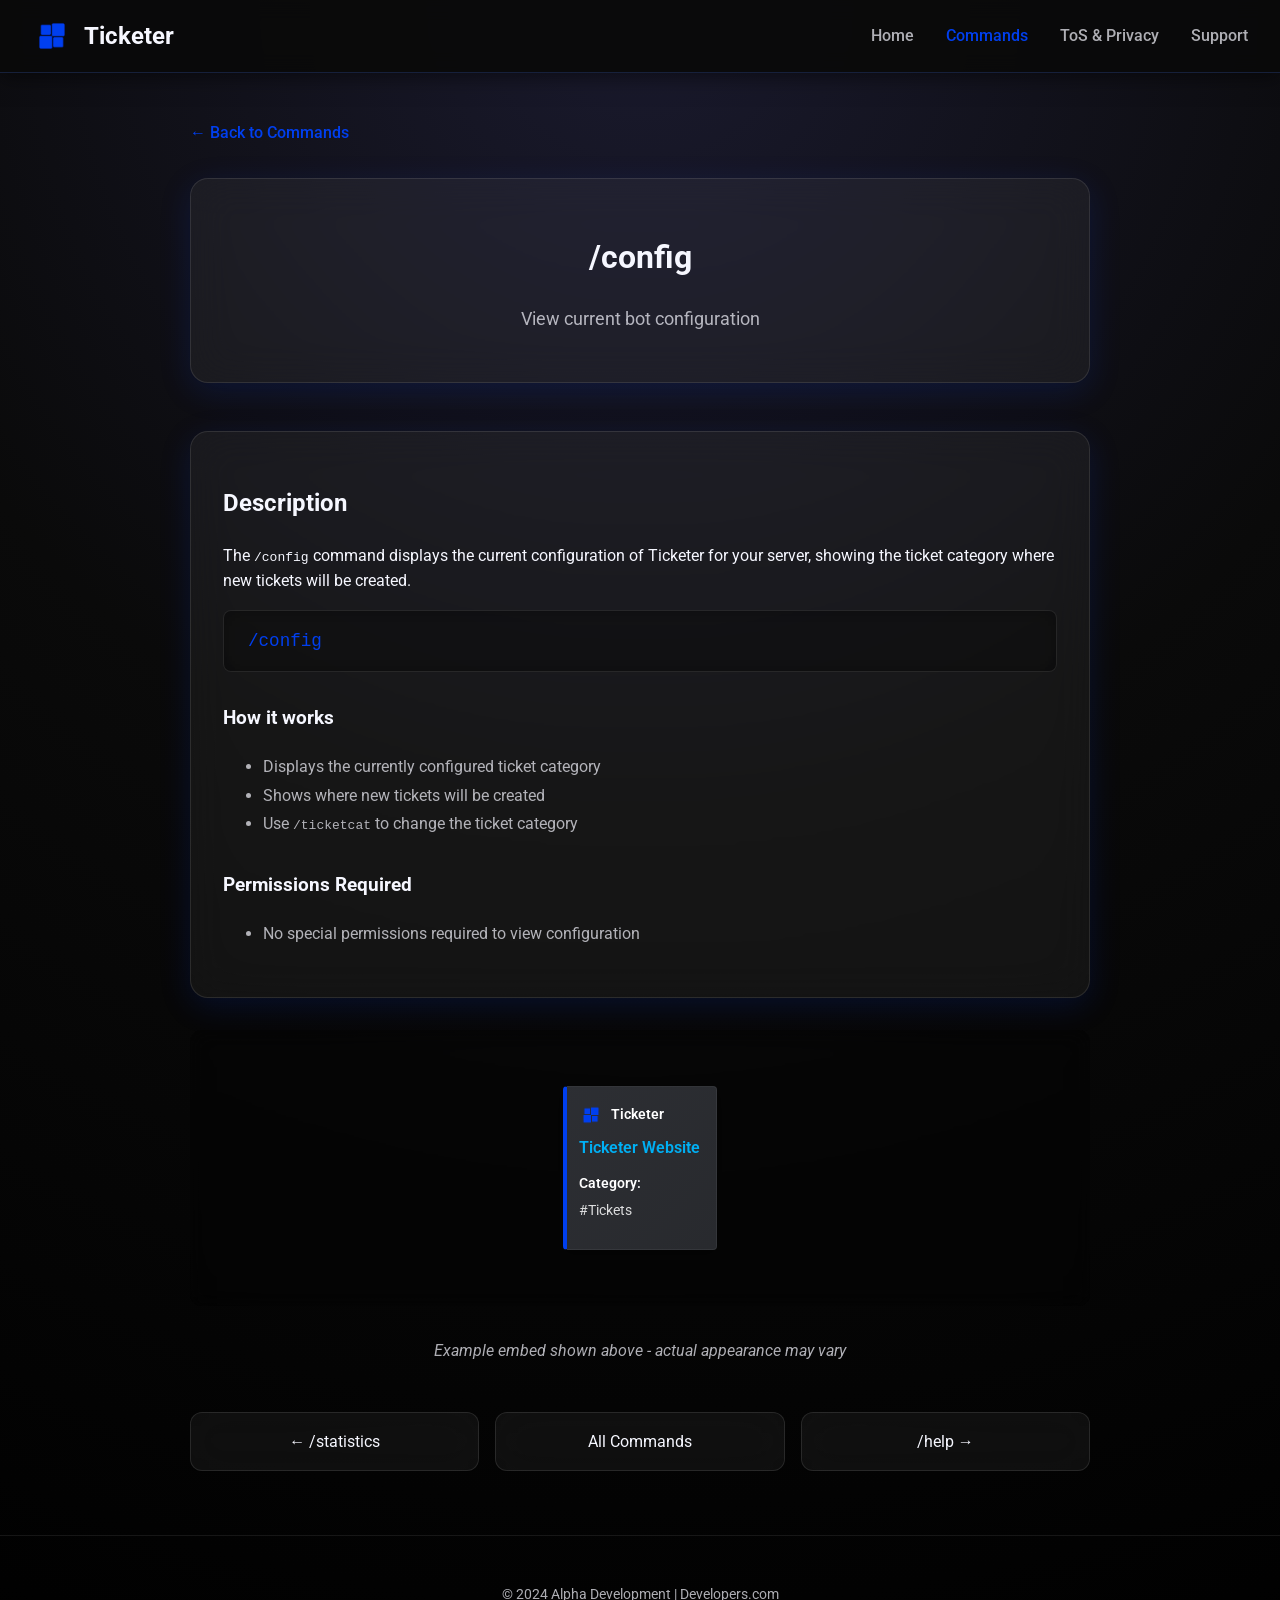
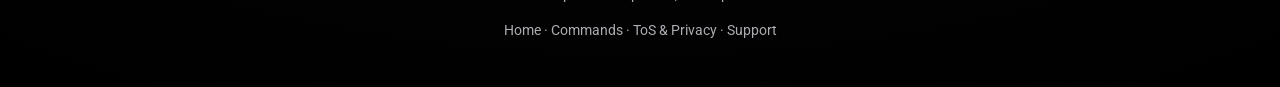
<file: commands/config.html>
<!doctype html>
<html lang="en">

<head>
    <meta charset="utf-8">
    <title>/config Command - Ticketer</title>
    <meta name="viewport" content="width=device-width, initial-scale=1">
    <link rel="stylesheet" href="../style.css" type="text/css">
    <link rel="icon" type="image/png" href="../Bilder/Logo.png" sizes="512x512">

    <link rel="preconnect" href="https://fonts.googleapis.com">
    <link rel="preconnect" href="https://fonts.gstatic.com" crossorigin>
    <link href="https://fonts.googleapis.com/css2?family=Roboto:wght@100;300;500;700&display=swap" rel="stylesheet">

    <meta property="og:title" content="/config Command - Ticketer">
    <meta name="theme-color" content="#003fef">
</head>

<body class="has-nav">
    <nav class="nav-header">
        <div class="nav-container">
            <a href="../index.html" class="nav-logo">
                <img src="../Bilder/Logo.png" alt="Ticketer Logo">
                <span>Ticketer</span>
            </a>
            <button class="nav-toggle" aria-label="Toggle navigation">☰</button>
            <ul class="nav-menu">
                <li><a href="../index.html">Home</a></li>
                <li><a href="../commands.html" class="active">Commands</a></li>
                <li><a href="../tos.pp.html">ToS & Privacy</a></li>
                <li><a href="https://discord.gg/5dGWwdHa3e" target="_blank">Support</a></li>
            </ul>
        </div>
    </nav>

    <main class="main">
        <div class="command-detail">
            <a href="../commands.html" class="back-link">← Back to Commands</a>
            
            <div class="command-header">
                <h1>/config</h1>
                <p style="font-size: 1.1rem; margin-top: 1rem; color: var(--text-secondary);">View current bot configuration</p>
            </div>

            <div class="command-description-card">
                <h2>Description</h2>
                <p>The <code>/config</code> command displays the current configuration of Ticketer for your server, showing the ticket category where new tickets will be created.</p>
                
                <div class="command-usage">
                    /config
                </div>

                <h3 style="margin-top: 2rem;">How it works</h3>
                <ul style="color: var(--text-secondary); line-height: 1.8;">
                    <li>Displays the currently configured ticket category</li>
                    <li>Shows where new tickets will be created</li>
                    <li>Use <code>/ticketcat</code> to change the ticket category</li>
                </ul>

                <h3 style="margin-top: 2rem;">Permissions Required</h3>
                <ul style="color: var(--text-secondary); line-height: 1.8;">
                    <li>No special permissions required to view configuration</li>
                </ul>
            </div>

            <div class="embed-preview">
                <div class="discord-embed">
                    <div class="embed-author">
                        <img src="../Bilder/Logo.png" alt="Bot Icon" class="embed-author-icon">
                        <span class="embed-author-name">Ticketer</span>
                    </div>
                    <div class="embed-title">Ticketer Website</div>
                    <div class="embed-field">
                        <div class="embed-field-name">Category:</div>
                        <div class="embed-field-value">#Tickets</div>
                    </div>
                </div>
            </div>

            <div style="text-align: center; margin: 2rem 0; color: var(--text-secondary); font-style: italic;">
                Example embed shown above - actual appearance may vary
            </div>

            <div class="command-nav">
                <a href="statistics.html">← /statistics</a>
                <a href="../commands.html">All Commands</a>
                <a href="help.html">/help →</a>
            </div>
        </div>
    </main>

    <footer class="footer">
        <div style="max-width: 1400px; margin: 0 auto;">
            <p>&copy; 2024 Alpha Development | Developers.com</p>
            <p style="margin-top: 0.5rem; font-size: 0.85rem;">
                <a href="../index.html">Home</a> · 
                <a href="../commands.html">Commands</a> · 
                <a href="../tos.pp.html">ToS & Privacy</a> · 
                <a href="https://discord.gg/5dGWwdHa3e" target="_blank">Support</a>
            </p>
        </div>
    </footer>

    <script>
        document.addEventListener('DOMContentLoaded', function() {
            const navToggle = document.querySelector('.nav-toggle');
            const navMenu = document.querySelector('.nav-menu');
            
            if (navToggle && navMenu) {
                navToggle.addEventListener('click', function() {
                    navMenu.classList.toggle('active');
                });
                
                document.addEventListener('click', function(event) {
                    if (!navToggle.contains(event.target) && !navMenu.contains(event.target)) {
                        navMenu.classList.remove('active');
                    }
                });
            }
        });
    </script>
</body>

</html>
</file>
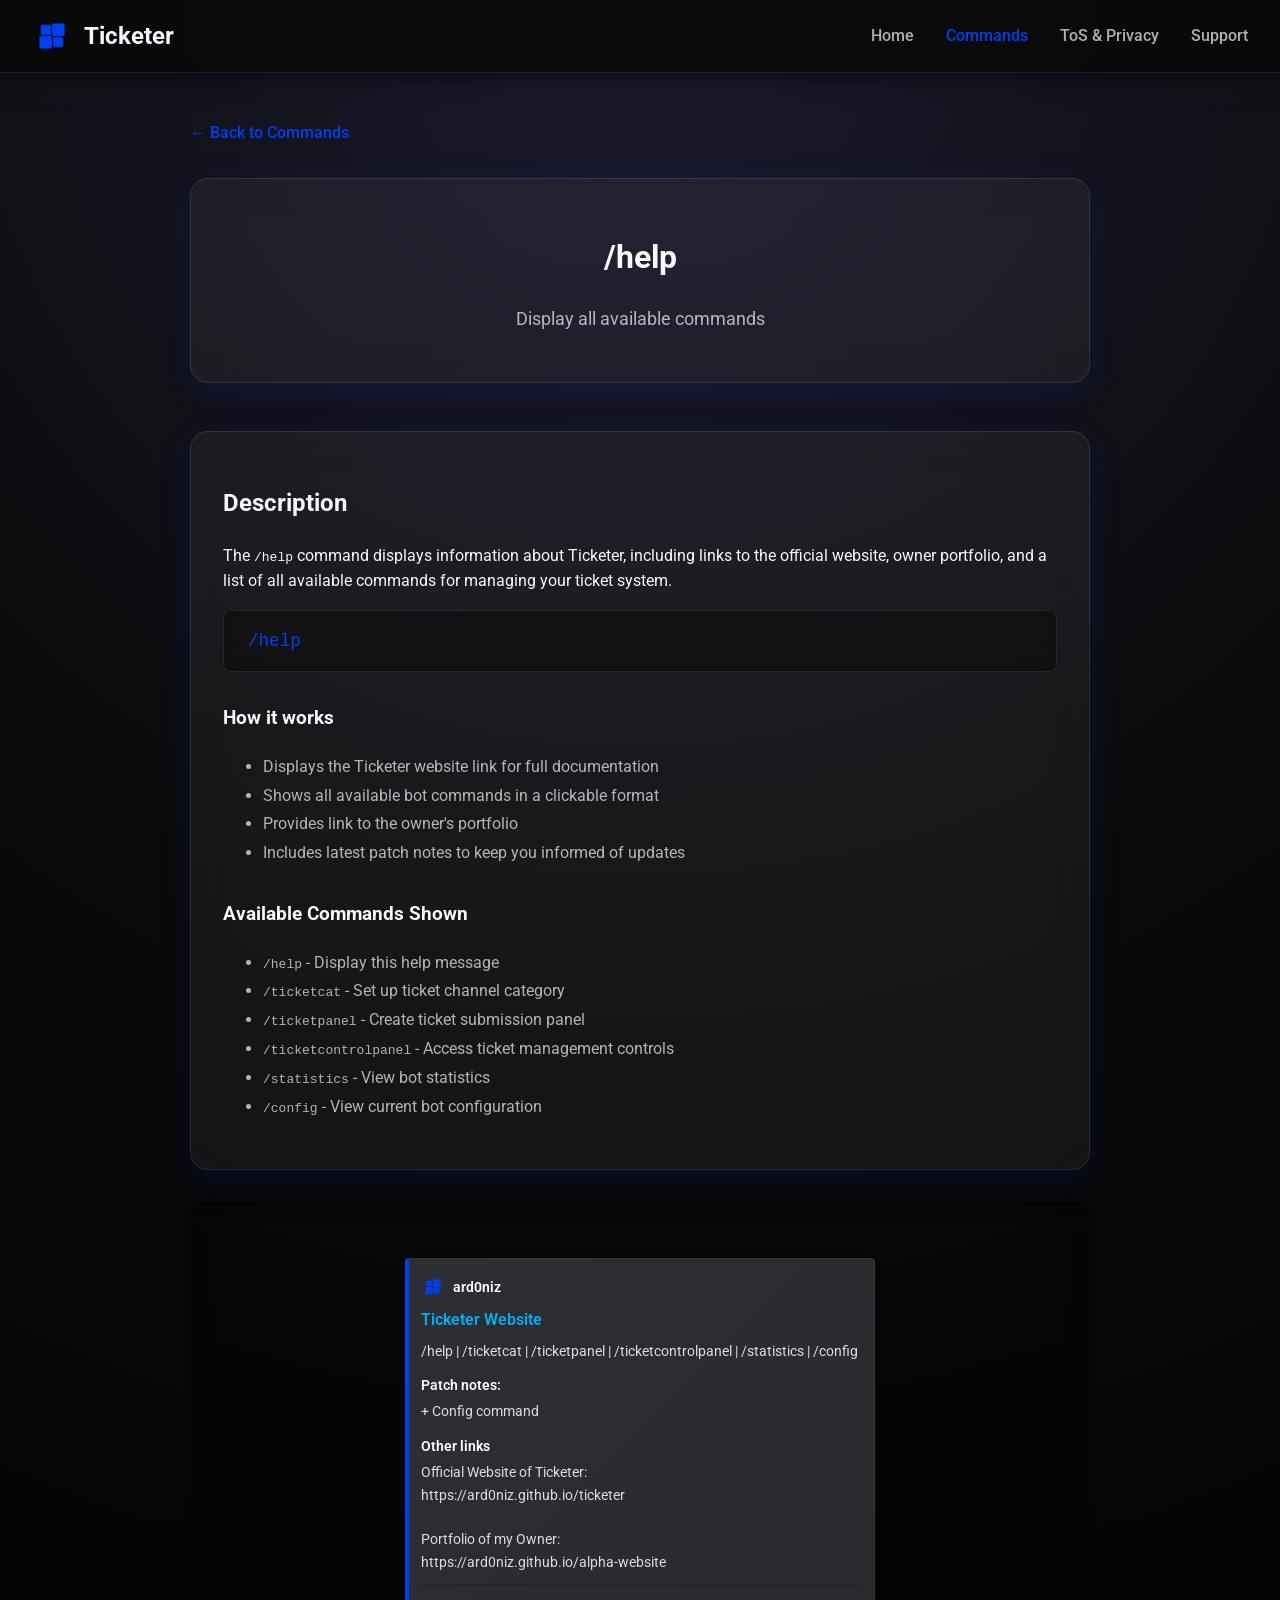
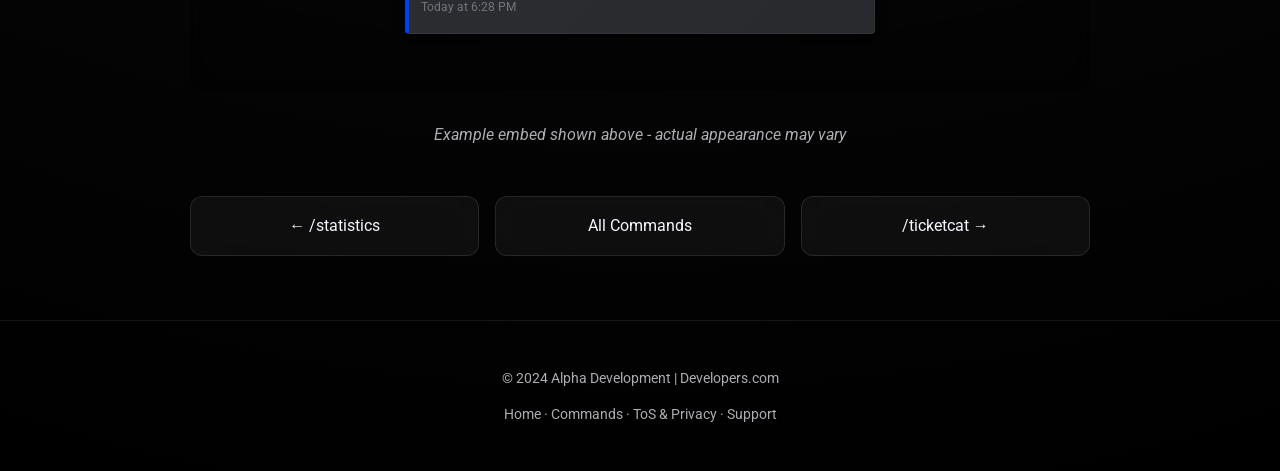
<file: commands/help.html>
<!doctype html>
<html lang="en">

<head>
    <meta charset="utf-8">
    <title>/help Command - Ticketer</title>
    <meta name="viewport" content="width=device-width, initial-scale=1">
    <link rel="stylesheet" href="../style.css" type="text/css">
    <link rel="icon" type="image/png" href="../Bilder/Logo.png" sizes="512x512">

    <link rel="preconnect" href="https://fonts.googleapis.com">
    <link rel="preconnect" href="https://fonts.gstatic.com" crossorigin>
    <link href="https://fonts.googleapis.com/css2?family=Roboto:wght@100;300;500;700&display=swap" rel="stylesheet">

    <meta property="og:title" content="/help Command - Ticketer">
    <meta name="theme-color" content="#003fef">
</head>

<body class="has-nav">
    <nav class="nav-header">
        <div class="nav-container">
            <a href="../index.html" class="nav-logo">
                <img src="../Bilder/Logo.png" alt="Ticketer Logo">
                <span>Ticketer</span>
            </a>
            <button class="nav-toggle" aria-label="Toggle navigation">☰</button>
            <ul class="nav-menu">
                <li><a href="../index.html">Home</a></li>
                <li><a href="../commands.html" class="active">Commands</a></li>
                <li><a href="../tos.pp.html">ToS & Privacy</a></li>
                <li><a href="https://discord.gg/5dGWwdHa3e" target="_blank">Support</a></li>
            </ul>
        </div>
    </nav>

    <main class="main">
        <div class="command-detail">
            <a href="../commands.html" class="back-link">← Back to Commands</a>
            
            <div class="command-header">
                <h1>/help</h1>
                <p style="font-size: 1.1rem; margin-top: 1rem; color: var(--text-secondary);">Display all available commands</p>
            </div>

            <div class="command-description-card">
                <h2>Description</h2>
                <p>The <code>/help</code> command displays information about Ticketer, including links to the official website, owner portfolio, and a list of all available commands for managing your ticket system.</p>
                
                <div class="command-usage">
                    /help
                </div>

                <h3 style="margin-top: 2rem;">How it works</h3>
                <ul style="color: var(--text-secondary); line-height: 1.8;">
                    <li>Displays the Ticketer website link for full documentation</li>
                    <li>Shows all available bot commands in a clickable format</li>
                    <li>Provides link to the owner's portfolio</li>
                    <li>Includes latest patch notes to keep you informed of updates</li>
                </ul>

                <h3 style="margin-top: 2rem;">Available Commands Shown</h3>
                <ul style="color: var(--text-secondary); line-height: 1.8;">
                    <li><code>/help</code> - Display this help message</li>
                    <li><code>/ticketcat</code> - Set up ticket channel category</li>
                    <li><code>/ticketpanel</code> - Create ticket submission panel</li>
                    <li><code>/ticketcontrolpanel</code> - Access ticket management controls</li>
                    <li><code>/statistics</code> - View bot statistics</li>
                    <li><code>/config</code> - View current bot configuration</li>
                </ul>
            </div>

            <div class="embed-preview">
                <div class="discord-embed">
                    <div class="embed-author">
                        <img src="../Bilder/Logo.png" alt="Bot Icon" class="embed-author-icon">
                        <span class="embed-author-name">ard0niz</span>
                    </div>
                    <div class="embed-title">Ticketer Website</div>
                    <div class="embed-description">
                        /help | /ticketcat | /ticketpanel | /ticketcontrolpanel | /statistics | /config
                    </div>
                    <div class="embed-field">
                        <div class="embed-field-name">Patch notes:</div>
                        <div class="embed-field-value">+ Config command</div>
                    </div>
                    <div class="embed-field">
                        <div class="embed-field-name">Other links</div>
                        <div class="embed-field-value">
                            Official Website of Ticketer:<br>
                            https://ard0niz.github.io/ticketer<br><br>
                            Portfolio of my Owner:<br>
                            https://ard0niz.github.io/alpha-website
                        </div>
                    </div>
                    <div class="embed-footer">
                        <span class="embed-footer-text">Today at 6:28 PM</span>
                    </div>
                </div>
            </div>

            <div style="text-align: center; margin: 2rem 0; color: var(--text-secondary); font-style: italic;">
                Example embed shown above - actual appearance may vary
            </div>

            <div class="command-nav">
                <a href="statistics.html">← /statistics</a>
                <a href="../commands.html">All Commands</a>
                <a href="ticketcat.html">/ticketcat →</a>
            </div>
        </div>
    </main>

    <footer class="footer">
        <div style="max-width: 1400px; margin: 0 auto;">
            <p>&copy; 2024 Alpha Development | Developers.com</p>
            <p style="margin-top: 0.5rem; font-size: 0.85rem;">
                <a href="../index.html">Home</a> · 
                <a href="../commands.html">Commands</a> · 
                <a href="../tos.pp.html">ToS & Privacy</a> · 
                <a href="https://discord.gg/5dGWwdHa3e" target="_blank">Support</a>
            </p>
        </div>
    </footer>

    <script>
        document.addEventListener('DOMContentLoaded', function() {
            const navToggle = document.querySelector('.nav-toggle');
            const navMenu = document.querySelector('.nav-menu');
            
            if (navToggle && navMenu) {
                navToggle.addEventListener('click', function() {
                    navMenu.classList.toggle('active');
                });
                
                document.addEventListener('click', function(event) {
                    if (!navToggle.contains(event.target) && !navMenu.contains(event.target)) {
                        navMenu.classList.remove('active');
                    }
                });
            }
        });
    </script>
</body>

</html>
</file>
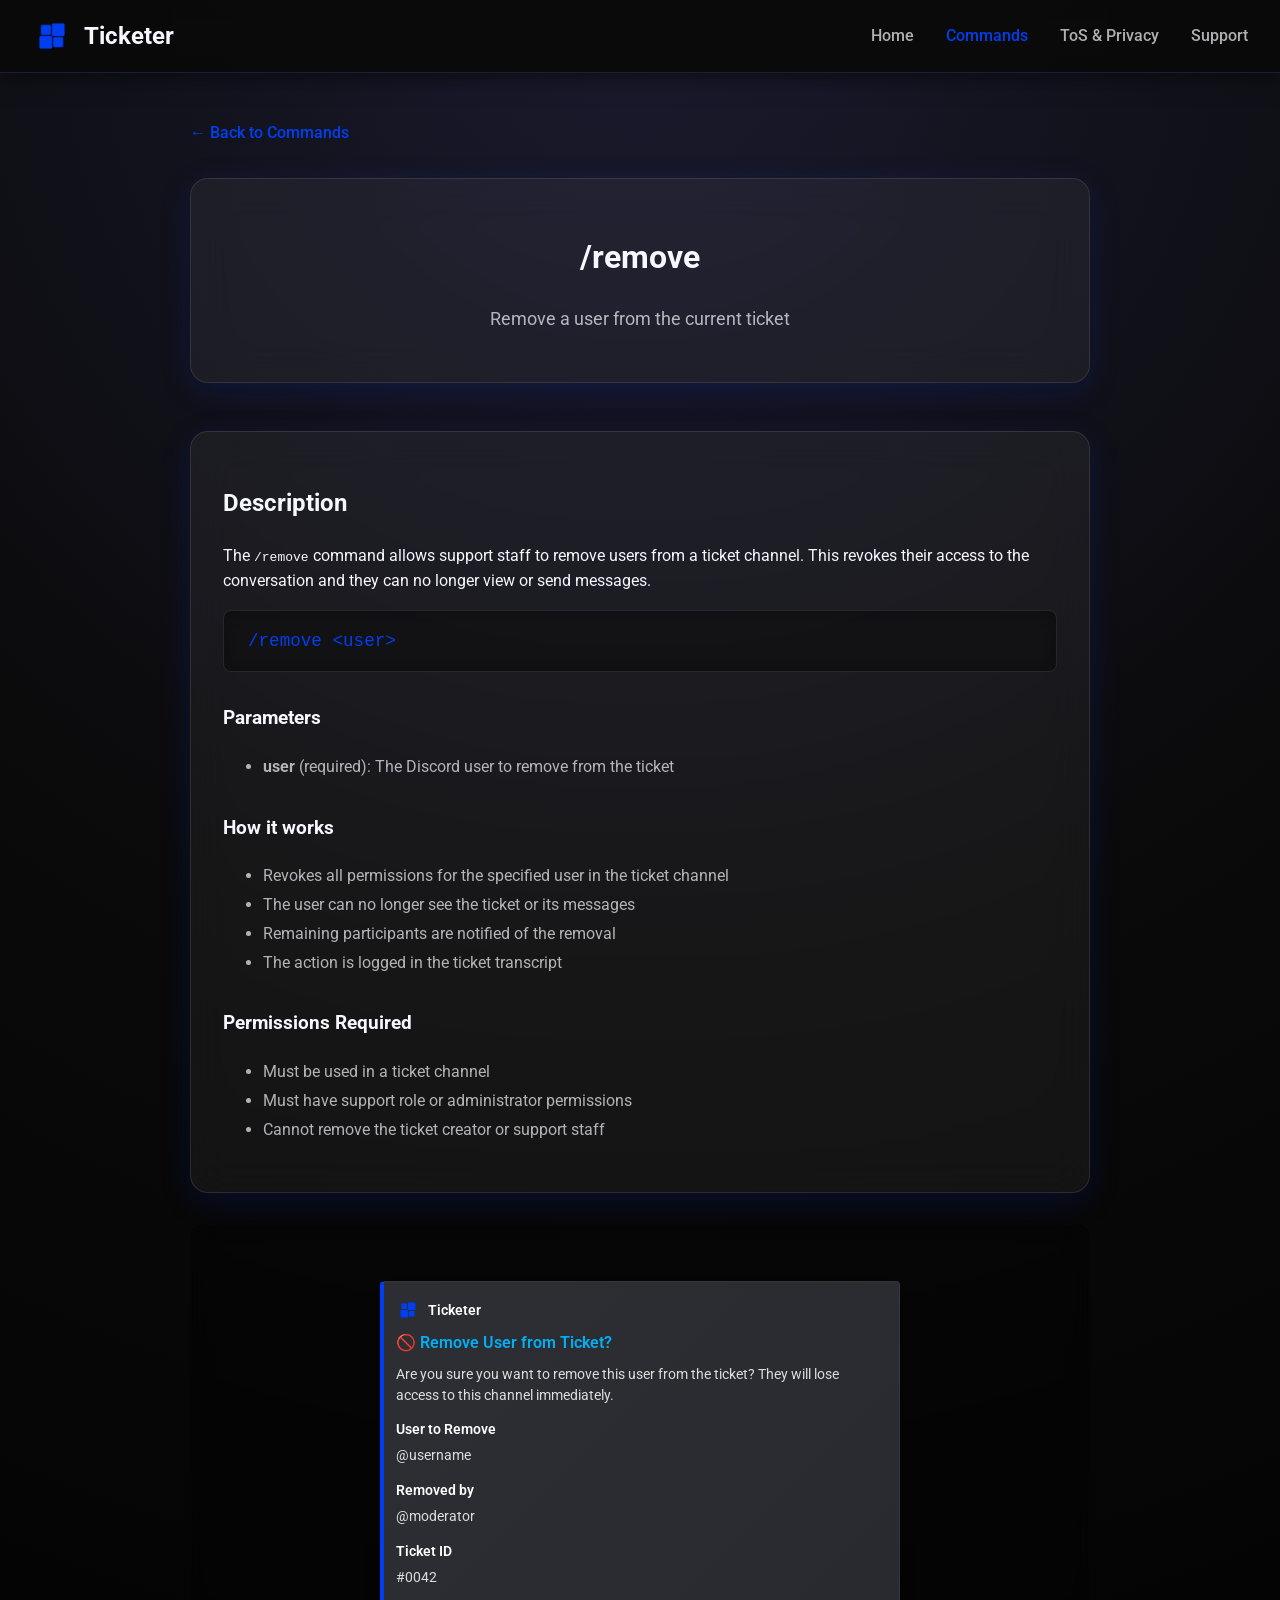
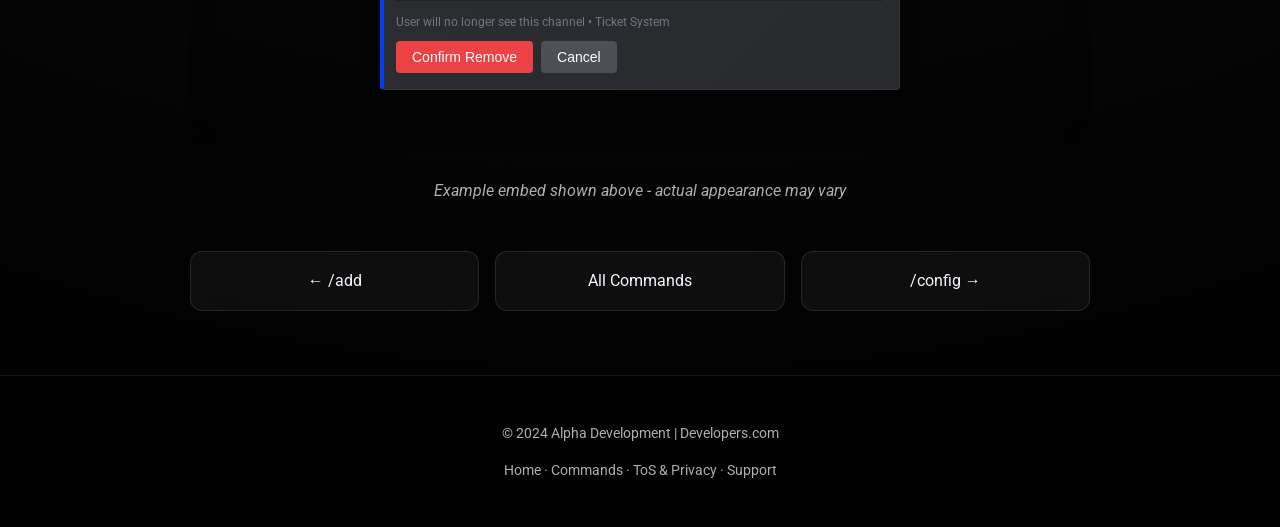
<file: commands/remove.html>
<!doctype html>
<html lang="en">

<head>
    <meta charset="utf-8">
    <title>/remove Command - Ticketer</title>
    <meta name="viewport" content="width=device-width, initial-scale=1">
    <link rel="stylesheet" href="../style.css" type="text/css">
    <link rel="icon" type="image/png" href="../Bilder/Logo.png" sizes="512x512">

    <link rel="preconnect" href="https://fonts.googleapis.com">
    <link rel="preconnect" href="https://fonts.gstatic.com" crossorigin>
    <link href="https://fonts.googleapis.com/css2?family=Roboto:wght@100;300;500;700&display=swap" rel="stylesheet">

    <meta property="og:title" content="/remove Command - Ticketer">
    <meta name="theme-color" content="#003fef">
</head>

<body class="has-nav">
    <nav class="nav-header">
        <div class="nav-container">
            <a href="../index.html" class="nav-logo">
                <img src="../Bilder/Logo.png" alt="Ticketer Logo">
                <span>Ticketer</span>
            </a>
            <button class="nav-toggle" aria-label="Toggle navigation">☰</button>
            <ul class="nav-menu">
                <li><a href="../index.html">Home</a></li>
                <li><a href="../commands.html" class="active">Commands</a></li>
                <li><a href="../tos.pp.html">ToS & Privacy</a></li>
                <li><a href="https://discord.gg/5dGWwdHa3e" target="_blank">Support</a></li>
            </ul>
        </div>
    </nav>

    <main class="main">
        <div class="command-detail">
            <a href="../commands.html" class="back-link">← Back to Commands</a>
            
            <div class="command-header">
                <h1>/remove</h1>
                <p style="font-size: 1.1rem; margin-top: 1rem; color: var(--text-secondary);">Remove a user from the current ticket</p>
            </div>

            <div class="command-description-card">
                <h2>Description</h2>
                <p>The <code>/remove</code> command allows support staff to remove users from a ticket channel. This revokes their access to the conversation and they can no longer view or send messages.</p>
                
                <div class="command-usage">
                    /remove &lt;user&gt;
                </div>

                <h3 style="margin-top: 2rem;">Parameters</h3>
                <ul style="color: var(--text-secondary); line-height: 1.8;">
                    <li><strong>user</strong> (required): The Discord user to remove from the ticket</li>
                </ul>

                <h3 style="margin-top: 2rem;">How it works</h3>
                <ul style="color: var(--text-secondary); line-height: 1.8;">
                    <li>Revokes all permissions for the specified user in the ticket channel</li>
                    <li>The user can no longer see the ticket or its messages</li>
                    <li>Remaining participants are notified of the removal</li>
                    <li>The action is logged in the ticket transcript</li>
                </ul>

                <h3 style="margin-top: 2rem;">Permissions Required</h3>
                <ul style="color: var(--text-secondary); line-height: 1.8;">
                    <li>Must be used in a ticket channel</li>
                    <li>Must have support role or administrator permissions</li>
                    <li>Cannot remove the ticket creator or support staff</li>
                </ul>
            </div>

            <div class="embed-preview">
                <div class="discord-embed">
                    <div class="embed-author">
                        <img src="../Bilder/Logo.png" alt="Bot Icon" class="embed-author-icon">
                        <span class="embed-author-name">Ticketer</span>
                    </div>
                    <div class="embed-title">🚫 Remove User from Ticket?</div>
                    <div class="embed-description">
                        Are you sure you want to remove this user from the ticket? They will lose access to this channel immediately.
                    </div>
                    <div class="embed-field">
                        <div class="embed-field-name">User to Remove</div>
                        <div class="embed-field-value">@username</div>
                    </div>
                    <div class="embed-field">
                        <div class="embed-field-name">Removed by</div>
                        <div class="embed-field-value">@moderator</div>
                    </div>
                    <div class="embed-field">
                        <div class="embed-field-name">Ticket ID</div>
                        <div class="embed-field-value">#0042</div>
                    </div>
                    <div class="embed-footer">
                        <span class="embed-footer-text">User will no longer see this channel • Ticket System</span>
                    </div>
                    <div class="discord-buttons">
                        <button class="discord-button danger">Confirm Remove</button>
                        <button class="discord-button secondary">Cancel</button>
                    </div>
                </div>
            </div>

            <div style="text-align: center; margin: 2rem 0; color: var(--text-secondary); font-style: italic;">
                Example embed shown above - actual appearance may vary
            </div>

            <div class="command-nav">
                <a href="add.html">← /add</a>
                <a href="../commands.html">All Commands</a>
                <a href="config.html">/config →</a>
            </div>
        </div>
    </main>

    <footer class="footer">
        <div style="max-width: 1400px; margin: 0 auto;">
            <p>&copy; 2024 Alpha Development | Developers.com</p>
            <p style="margin-top: 0.5rem; font-size: 0.85rem;">
                <a href="../index.html">Home</a> · 
                <a href="../commands.html">Commands</a> · 
                <a href="../tos.pp.html">ToS & Privacy</a> · 
                <a href="https://discord.gg/5dGWwdHa3e" target="_blank">Support</a>
            </p>
        </div>
    </footer>

    <script>
        document.addEventListener('DOMContentLoaded', function() {
            const navToggle = document.querySelector('.nav-toggle');
            const navMenu = document.querySelector('.nav-menu');
            
            if (navToggle && navMenu) {
                navToggle.addEventListener('click', function() {
                    navMenu.classList.toggle('active');
                });
                
                document.addEventListener('click', function(event) {
                    if (!navToggle.contains(event.target) && !navMenu.contains(event.target)) {
                        navMenu.classList.remove('active');
                    }
                });
            }
        });
    </script>
</body>

</html>
</file>
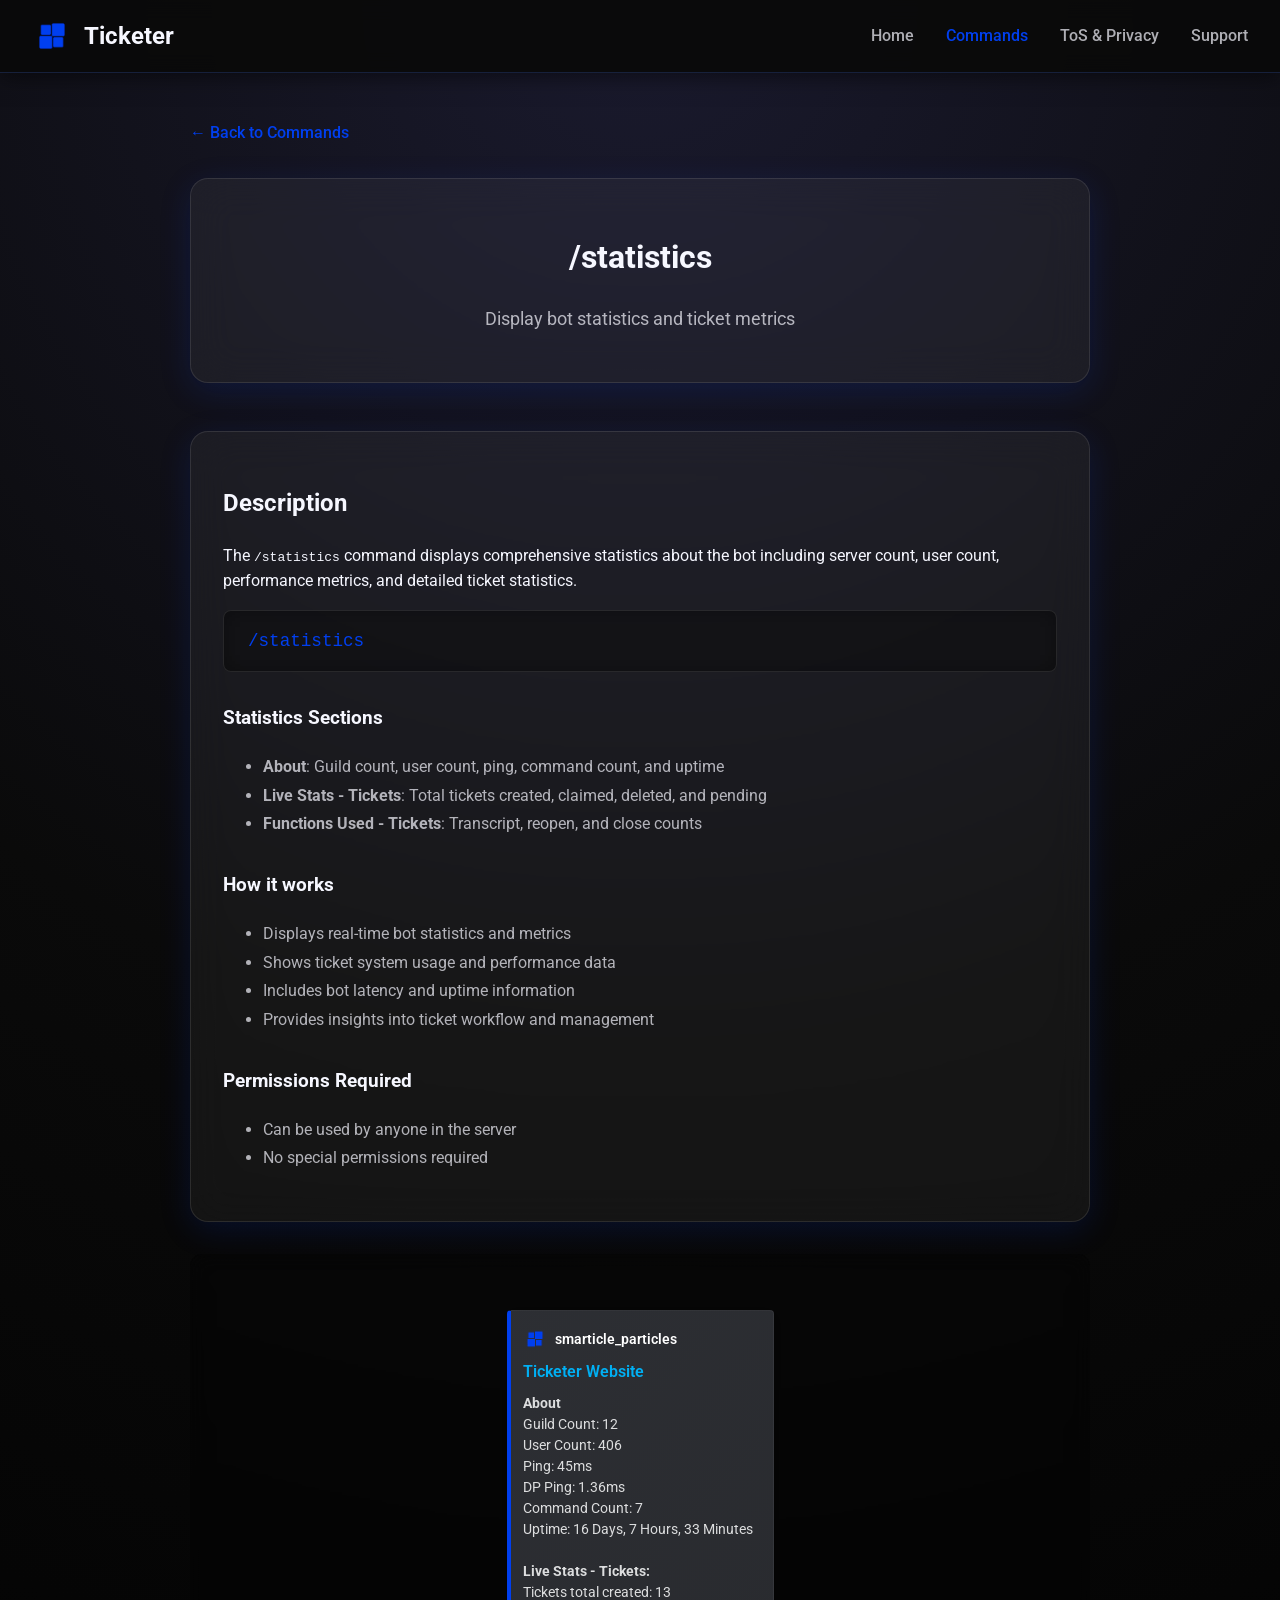
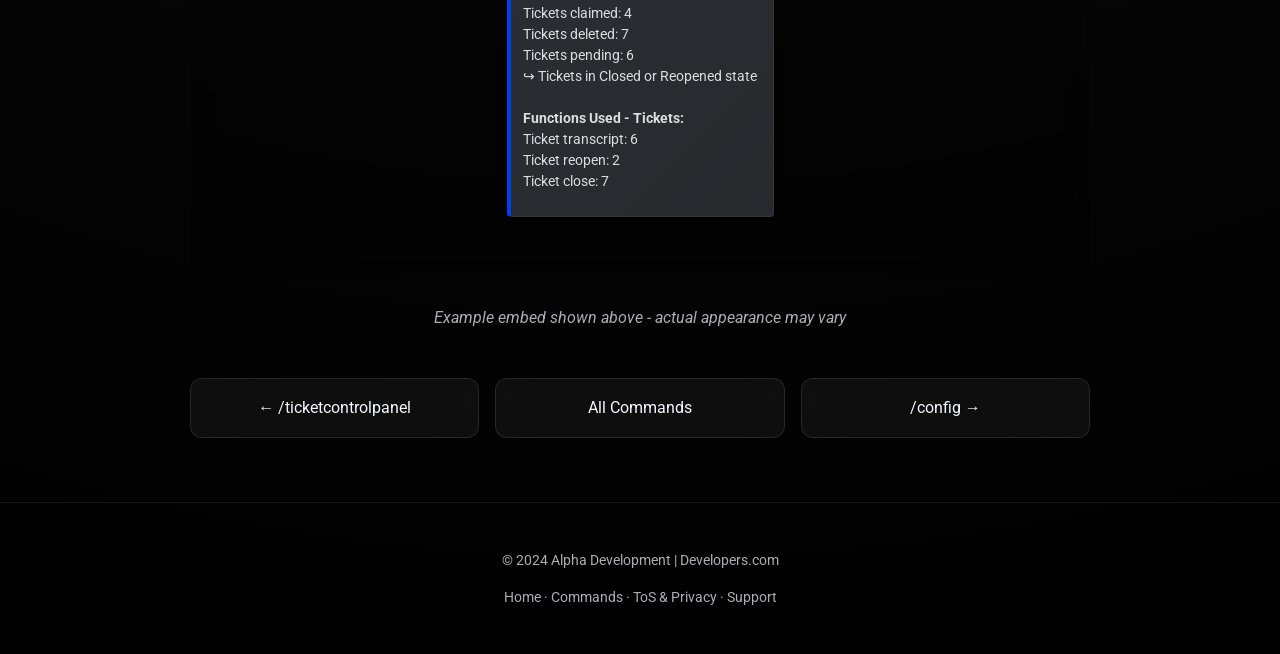
<file: commands/statistics.html>
<!doctype html>
<html lang="en">

<head>
    <meta charset="utf-8">
    <title>/statistics Command - Ticketer</title>
    <meta name="viewport" content="width=device-width, initial-scale=1">
    <link rel="stylesheet" href="../style.css" type="text/css">
    <link rel="icon" type="image/png" href="../Bilder/Logo.png" sizes="512x512">

    <link rel="preconnect" href="https://fonts.googleapis.com">
    <link rel="preconnect" href="https://fonts.gstatic.com" crossorigin>
    <link href="https://fonts.googleapis.com/css2?family=Roboto:wght@100;300;500;700&display=swap" rel="stylesheet">

    <meta property="og:title" content="/statistics Command - Ticketer">
    <meta name="theme-color" content="#003fef">
</head>

<body class="has-nav">
    <nav class="nav-header">
        <div class="nav-container">
            <a href="../index.html" class="nav-logo">
                <img src="../Bilder/Logo.png" alt="Ticketer Logo">
                <span>Ticketer</span>
            </a>
            <button class="nav-toggle" aria-label="Toggle navigation">☰</button>
            <ul class="nav-menu">
                <li><a href="../index.html">Home</a></li>
                <li><a href="../commands.html" class="active">Commands</a></li>
                <li><a href="../tos.pp.html">ToS & Privacy</a></li>
                <li><a href="https://discord.gg/5dGWwdHa3e" target="_blank">Support</a></li>
            </ul>
        </div>
    </nav>

    <main class="main">
        <div class="command-detail">
            <a href="../commands.html" class="back-link">← Back to Commands</a>
            
            <div class="command-header">
                <h1>/statistics</h1>
                <p style="font-size: 1.1rem; margin-top: 1rem; color: var(--text-secondary);">Display bot statistics and ticket metrics</p>
            </div>

            <div class="command-description-card">
                <h2>Description</h2>
                <p>The <code>/statistics</code> command displays comprehensive statistics about the bot including server count, user count, performance metrics, and detailed ticket statistics.</p>
                
                <div class="command-usage">
                    /statistics
                </div>

                <h3 style="margin-top: 2rem;">Statistics Sections</h3>
                <ul style="color: var(--text-secondary); line-height: 1.8;">
                    <li><strong>About</strong>: Guild count, user count, ping, command count, and uptime</li>
                    <li><strong>Live Stats - Tickets</strong>: Total tickets created, claimed, deleted, and pending</li>
                    <li><strong>Functions Used - Tickets</strong>: Transcript, reopen, and close counts</li>
                </ul>

                <h3 style="margin-top: 2rem;">How it works</h3>
                <ul style="color: var(--text-secondary); line-height: 1.8;">
                    <li>Displays real-time bot statistics and metrics</li>
                    <li>Shows ticket system usage and performance data</li>
                    <li>Includes bot latency and uptime information</li>
                    <li>Provides insights into ticket workflow and management</li>
                </ul>

                <h3 style="margin-top: 2rem;">Permissions Required</h3>
                <ul style="color: var(--text-secondary); line-height: 1.8;">
                    <li>Can be used by anyone in the server</li>
                    <li>No special permissions required</li>
                </ul>
            </div>

            <div class="embed-preview">
                <div class="discord-embed">
                    <div class="embed-author">
                        <img src="../Bilder/Logo.png" alt="Bot Icon" class="embed-author-icon">
                        <span class="embed-author-name">smarticle_particles</span>
                    </div>
                    <div class="embed-title">Ticketer Website</div>
                    <div class="embed-description">
                        <strong>About</strong><br>
                        Guild Count: 12<br>
                        User Count: 406<br>
                        Ping: 45ms<br>
                        DP Ping: 1.36ms<br>
                        Command Count: 7<br>
                        Uptime: 16 Days, 7 Hours, 33 Minutes<br><br>
                        
                        <strong>Live Stats - Tickets:</strong><br>
                        Tickets total created: 13<br>
                        Tickets claimed: 4<br>
                        Tickets deleted: 7<br>
                        Tickets pending: 6<br>
                        ↪ Tickets in Closed or Reopened state<br><br>
                        
                        <strong>Functions Used - Tickets:</strong><br>
                        Ticket transcript: 6<br>
                        Ticket reopen: 2<br>
                        Ticket close: 7
                    </div>
                </div>
            </div>

            <div style="text-align: center; margin: 2rem 0; color: var(--text-secondary); font-style: italic;">
                Example embed shown above - actual appearance may vary
            </div>

            <div class="command-nav">
                <a href="ticketcontrolpanel.html">← /ticketcontrolpanel</a>
                <a href="../commands.html">All Commands</a>
                <a href="config.html">/config →</a>
            </div>
        </div>
    </main>

    <footer class="footer">
        <div style="max-width: 1400px; margin: 0 auto;">
            <p>&copy; 2024 Alpha Development | Developers.com</p>
            <p style="margin-top: 0.5rem; font-size: 0.85rem;">
                <a href="../index.html">Home</a> · 
                <a href="../commands.html">Commands</a> · 
                <a href="../tos.pp.html">ToS & Privacy</a> · 
                <a href="https://discord.gg/5dGWwdHa3e" target="_blank">Support</a>
            </p>
        </div>
    </footer>

    <script>
        document.addEventListener('DOMContentLoaded', function() {
            const navToggle = document.querySelector('.nav-toggle');
            const navMenu = document.querySelector('.nav-menu');
            
            if (navToggle && navMenu) {
                navToggle.addEventListener('click', function() {
                    navMenu.classList.toggle('active');
                });
                
                document.addEventListener('click', function(event) {
                    if (!navToggle.contains(event.target) && !navMenu.contains(event.target)) {
                        navMenu.classList.remove('active');
                    }
                });
            }
        });
    </script>
</body>

</html>
</file>
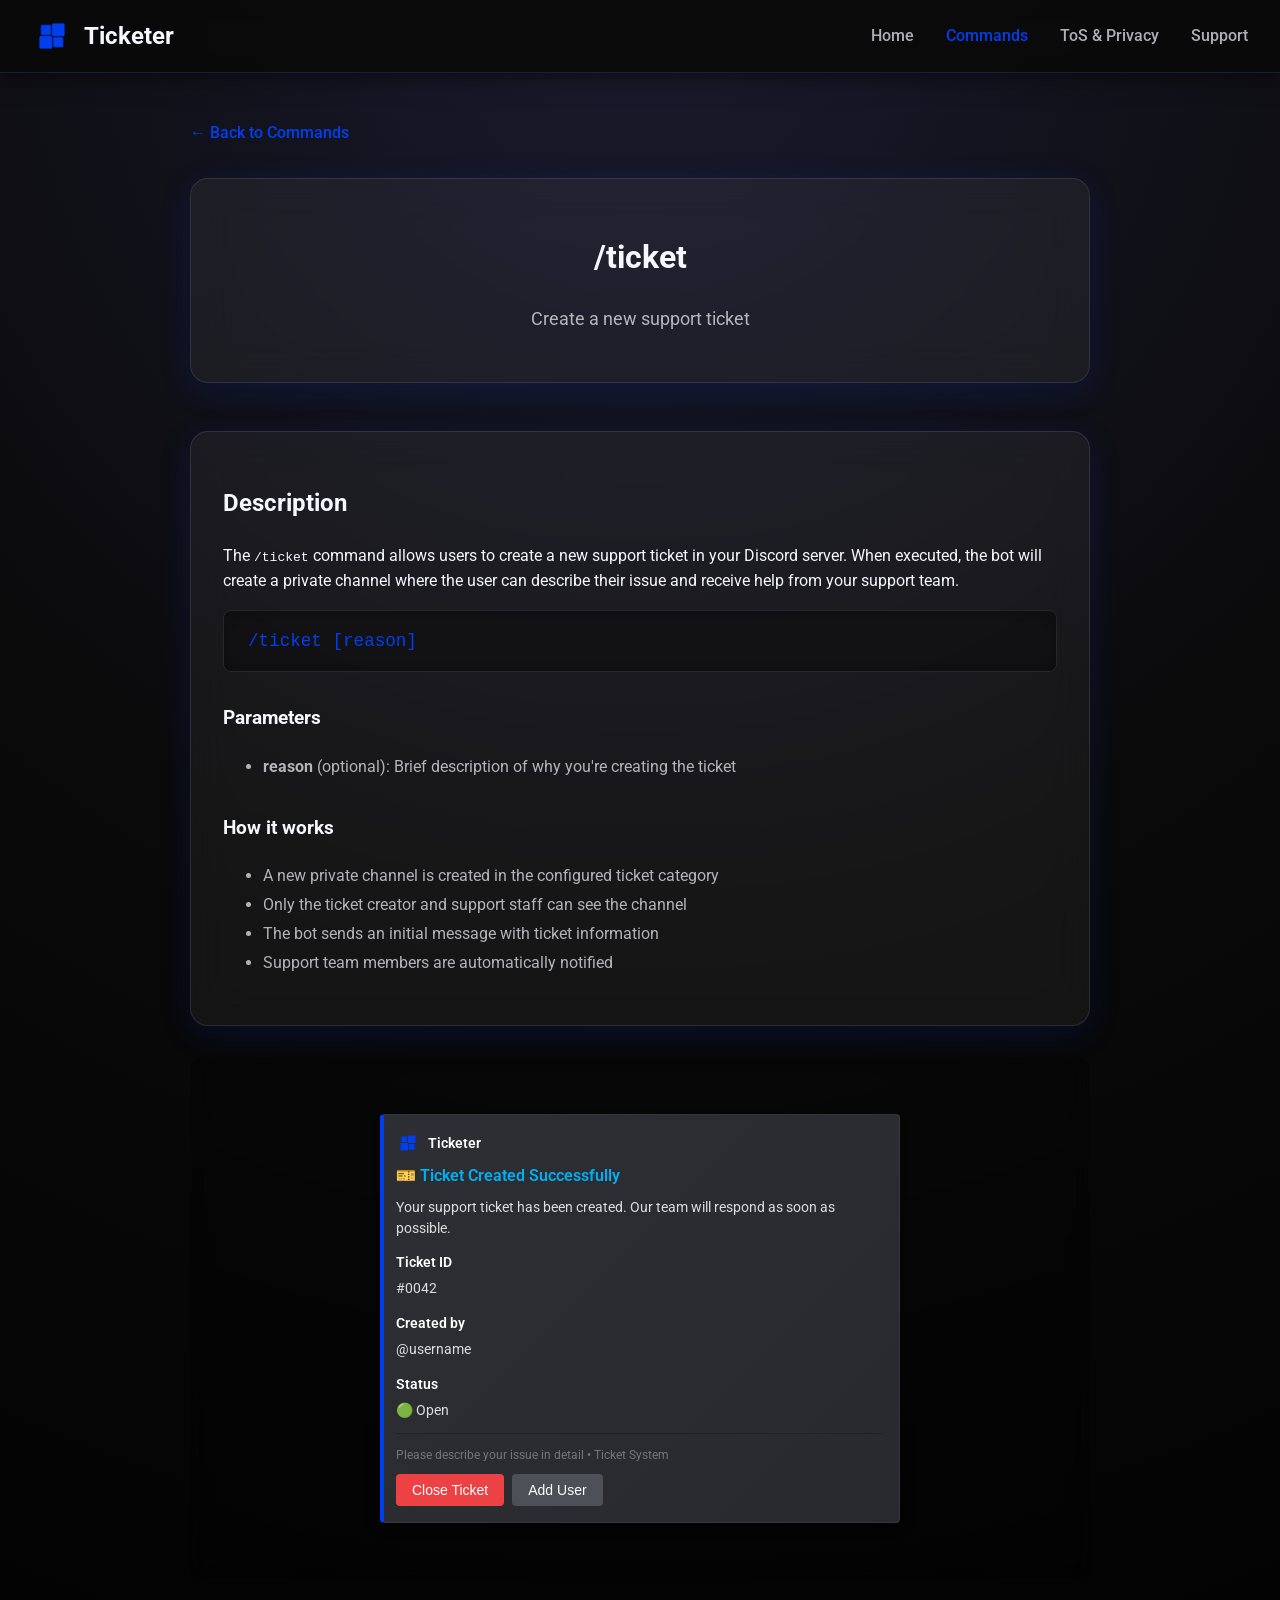
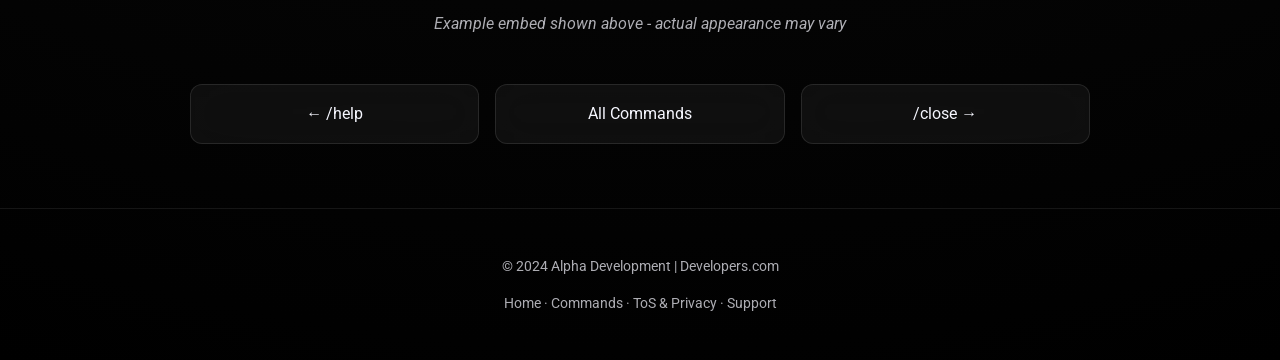
<file: commands/ticket.html>
<!doctype html>
<html lang="en">

<head>
    <meta charset="utf-8">
    <title>/ticket Command - Ticketer</title>
    <meta name="viewport" content="width=device-width, initial-scale=1">
    <link rel="stylesheet" href="../style.css" type="text/css">
    <link rel="icon" type="image/png" href="../Bilder/Logo.png" sizes="512x512">

    <link rel="preconnect" href="https://fonts.googleapis.com">
    <link rel="preconnect" href="https://fonts.gstatic.com" crossorigin>
    <link href="https://fonts.googleapis.com/css2?family=Roboto:wght@100;300;500;700&display=swap" rel="stylesheet">

    <meta property="og:title" content="/ticket Command - Ticketer">
    <meta name="theme-color" content="#003fef">
</head>

<body class="has-nav">
    <!-- Navigation Header -->
    <nav class="nav-header">
        <div class="nav-container">
            <a href="../index.html" class="nav-logo">
                <img src="../Bilder/Logo.png" alt="Ticketer Logo">
                <span>Ticketer</span>
            </a>
            <button class="nav-toggle" aria-label="Toggle navigation">☰</button>
            <ul class="nav-menu">
                <li><a href="../index.html">Home</a></li>
                <li><a href="../commands.html" class="active">Commands</a></li>
                <li><a href="../tos.pp.html">ToS & Privacy</a></li>
                <li><a href="https://discord.gg/5dGWwdHa3e" target="_blank">Support</a></li>
            </ul>
        </div>
    </nav>

    <main class="main">
        <div class="command-detail">
            <a href="../commands.html" class="back-link">← Back to Commands</a>
            
            <div class="command-header">
                <h1>/ticket</h1>
                <p style="font-size: 1.1rem; margin-top: 1rem; color: var(--text-secondary);">Create a new support ticket</p>
            </div>

            <div class="command-description-card">
                <h2>Description</h2>
                <p>The <code>/ticket</code> command allows users to create a new support ticket in your Discord server. When executed, the bot will create a private channel where the user can describe their issue and receive help from your support team.</p>
                
                <div class="command-usage">
                    /ticket [reason]
                </div>

                <h3 style="margin-top: 2rem;">Parameters</h3>
                <ul style="color: var(--text-secondary); line-height: 1.8;">
                    <li><strong>reason</strong> (optional): Brief description of why you're creating the ticket</li>
                </ul>

                <h3 style="margin-top: 2rem;">How it works</h3>
                <ul style="color: var(--text-secondary); line-height: 1.8;">
                    <li>A new private channel is created in the configured ticket category</li>
                    <li>Only the ticket creator and support staff can see the channel</li>
                    <li>The bot sends an initial message with ticket information</li>
                    <li>Support team members are automatically notified</li>
                </ul>
            </div>

            <div class="embed-preview">
                <div class="discord-embed">
                    <div class="embed-author">
                        <img src="../Bilder/Logo.png" alt="Bot Icon" class="embed-author-icon">
                        <span class="embed-author-name">Ticketer</span>
                    </div>
                    <div class="embed-title">🎫 Ticket Created Successfully</div>
                    <div class="embed-description">
                        Your support ticket has been created. Our team will respond as soon as possible.
                    </div>
                    <div class="embed-field">
                        <div class="embed-field-name">Ticket ID</div>
                        <div class="embed-field-value">#0042</div>
                    </div>
                    <div class="embed-field">
                        <div class="embed-field-name">Created by</div>
                        <div class="embed-field-value">@username</div>
                    </div>
                    <div class="embed-field">
                        <div class="embed-field-name">Status</div>
                        <div class="embed-field-value">🟢 Open</div>
                    </div>
                    <div class="embed-footer">
                        <span class="embed-footer-text">Please describe your issue in detail • Ticket System</span>
                    </div>
                    <div class="discord-buttons">
                        <button class="discord-button danger">Close Ticket</button>
                        <button class="discord-button secondary">Add User</button>
                    </div>
                </div>
            </div>

            <div style="text-align: center; margin: 2rem 0; color: var(--text-secondary); font-style: italic;">
                Example embed shown above - actual appearance may vary
            </div>

            <div class="command-nav">
                <a href="help.html">← /help</a>
                <a href="../commands.html">All Commands</a>
                <a href="close.html">/close →</a>
            </div>
        </div>
    </main>

    <footer class="footer">
        <div style="max-width: 1400px; margin: 0 auto;">
            <p>&copy; 2024 Alpha Development | Developers.com</p>
            <p style="margin-top: 0.5rem; font-size: 0.85rem;">
                <a href="../index.html">Home</a> · 
                <a href="../commands.html">Commands</a> · 
                <a href="../tos.pp.html">ToS & Privacy</a> · 
                <a href="https://discord.gg/5dGWwdHa3e" target="_blank">Support</a>
            </p>
        </div>
    </footer>

    <script>
        document.addEventListener('DOMContentLoaded', function() {
            const navToggle = document.querySelector('.nav-toggle');
            const navMenu = document.querySelector('.nav-menu');
            
            if (navToggle && navMenu) {
                navToggle.addEventListener('click', function() {
                    navMenu.classList.toggle('active');
                });
                
                document.addEventListener('click', function(event) {
                    if (!navToggle.contains(event.target) && !navMenu.contains(event.target)) {
                        navMenu.classList.remove('active');
                    }
                });
            }
        });
    </script>
</body>

</html>
</file>
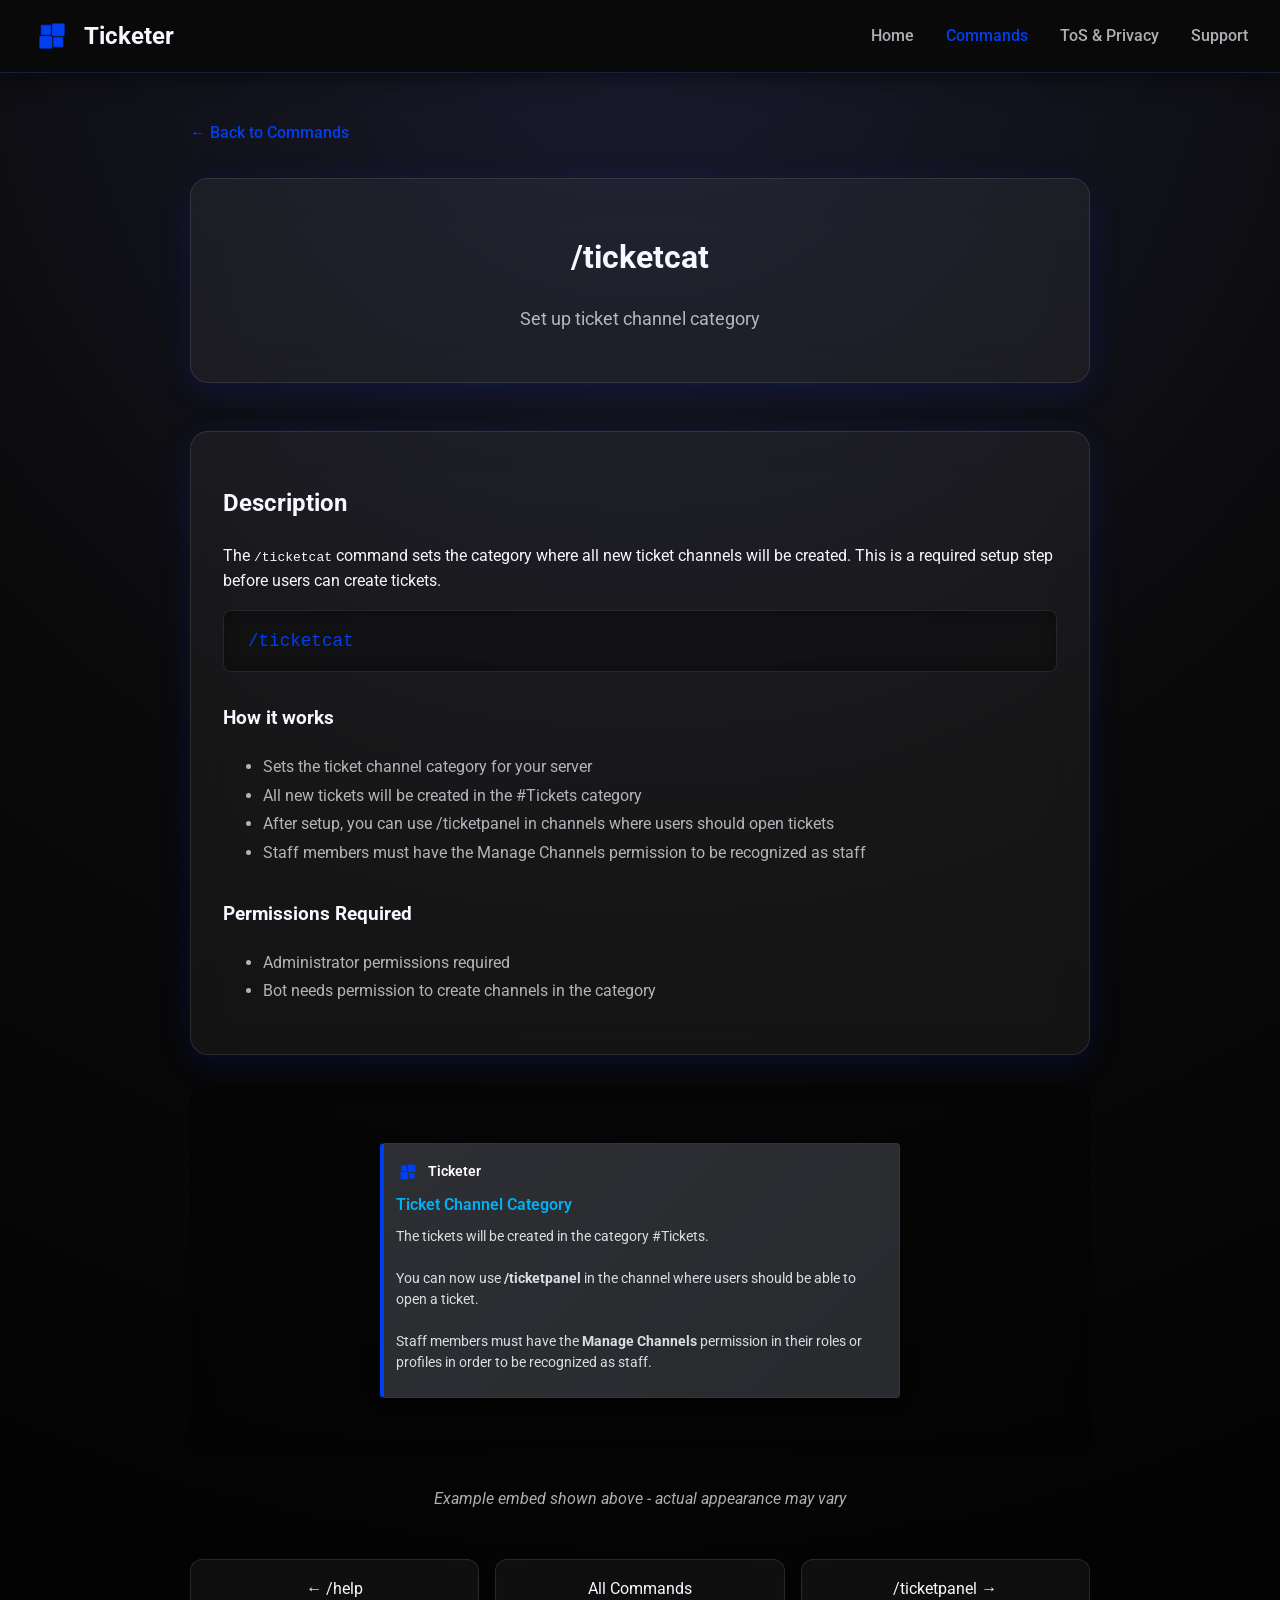
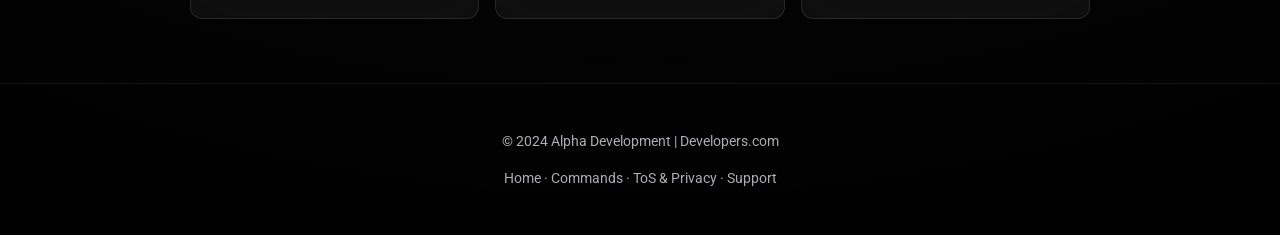
<file: commands/ticketcat.html>
<!doctype html>
<html lang="en">

<head>
    <meta charset="utf-8">
    <title>/ticketcat Command - Ticketer</title>
    <meta name="viewport" content="width=device-width, initial-scale=1">
    <link rel="stylesheet" href="../style.css" type="text/css">
    <link rel="icon" type="image/png" href="../Bilder/Logo.png" sizes="512x512">

    <link rel="preconnect" href="https://fonts.googleapis.com">
    <link rel="preconnect" href="https://fonts.gstatic.com" crossorigin>
    <link href="https://fonts.googleapis.com/css2?family=Roboto:wght@100;300;500;700&display=swap" rel="stylesheet">

    <meta property="og:title" content="/ticketcat Command - Ticketer">
    <meta name="theme-color" content="#003fef">
</head>

<body class="has-nav">
    <nav class="nav-header">
        <div class="nav-container">
            <a href="../index.html" class="nav-logo">
                <img src="../Bilder/Logo.png" alt="Ticketer Logo">
                <span>Ticketer</span>
            </a>
            <button class="nav-toggle" aria-label="Toggle navigation">☰</button>
            <ul class="nav-menu">
                <li><a href="../index.html">Home</a></li>
                <li><a href="../commands.html" class="active">Commands</a></li>
                <li><a href="../tos.pp.html">ToS & Privacy</a></li>
                <li><a href="https://discord.gg/5dGWwdHa3e" target="_blank">Support</a></li>
            </ul>
        </div>
    </nav>

    <main class="main">
        <div class="command-detail">
            <a href="../commands.html" class="back-link">← Back to Commands</a>
            
            <div class="command-header">
                <h1>/ticketcat</h1>
                <p style="font-size: 1.1rem; margin-top: 1rem; color: var(--text-secondary);">Set up ticket channel category</p>
            </div>

            <div class="command-description-card">
                <h2>Description</h2>
                <p>The <code>/ticketcat</code> command sets the category where all new ticket channels will be created. This is a required setup step before users can create tickets.</p>
                
                <div class="command-usage">
                    /ticketcat
                </div>

                <h3 style="margin-top: 2rem;">How it works</h3>
                <ul style="color: var(--text-secondary); line-height: 1.8;">
                    <li>Sets the ticket channel category for your server</li>
                    <li>All new tickets will be created in the #Tickets category</li>
                    <li>After setup, you can use /ticketpanel in channels where users should open tickets</li>
                    <li>Staff members must have the Manage Channels permission to be recognized as staff</li>
                </ul>

                <h3 style="margin-top: 2rem;">Permissions Required</h3>
                <ul style="color: var(--text-secondary); line-height: 1.8;">
                    <li>Administrator permissions required</li>
                    <li>Bot needs permission to create channels in the category</li>
                </ul>
            </div>

            <div class="embed-preview">
                <div class="discord-embed">
                    <div class="embed-author">
                        <img src="../Bilder/Logo.png" alt="Bot Icon" class="embed-author-icon">
                        <span class="embed-author-name">Ticketer</span>
                    </div>
                    <div class="embed-title">Ticket Channel Category</div>
                    <div class="embed-description">
                        The tickets will be created in the category #Tickets.<br><br>
                        You can now use <strong>/ticketpanel</strong> in the channel where users should be able to open a ticket.<br><br>
                        Staff members must have the <strong>Manage Channels</strong> permission in their roles or profiles in order to be recognized as staff.
                    </div>
                </div>
            </div>

            <div style="text-align: center; margin: 2rem 0; color: var(--text-secondary); font-style: italic;">
                Example embed shown above - actual appearance may vary
            </div>

            <div class="command-nav">
                <a href="help.html">← /help</a>
                <a href="../commands.html">All Commands</a>
                <a href="ticketpanel.html">/ticketpanel →</a>
            </div>
        </div>
    </main>

    <footer class="footer">
        <div style="max-width: 1400px; margin: 0 auto;">
            <p>&copy; 2024 Alpha Development | Developers.com</p>
            <p style="margin-top: 0.5rem; font-size: 0.85rem;">
                <a href="../index.html">Home</a> · 
                <a href="../commands.html">Commands</a> · 
                <a href="../tos.pp.html">ToS & Privacy</a> · 
                <a href="https://discord.gg/5dGWwdHa3e" target="_blank">Support</a>
            </p>
        </div>
    </footer>

    <script>
        document.addEventListener('DOMContentLoaded', function() {
            const navToggle = document.querySelector('.nav-toggle');
            const navMenu = document.querySelector('.nav-menu');
            
            if (navToggle && navMenu) {
                navToggle.addEventListener('click', function() {
                    navMenu.classList.toggle('active');
                });
                
                document.addEventListener('click', function(event) {
                    if (!navToggle.contains(event.target) && !navMenu.contains(event.target)) {
                        navMenu.classList.remove('active');
                    }
                });
            }
        });
    </script>
</body>

</html>
</file>
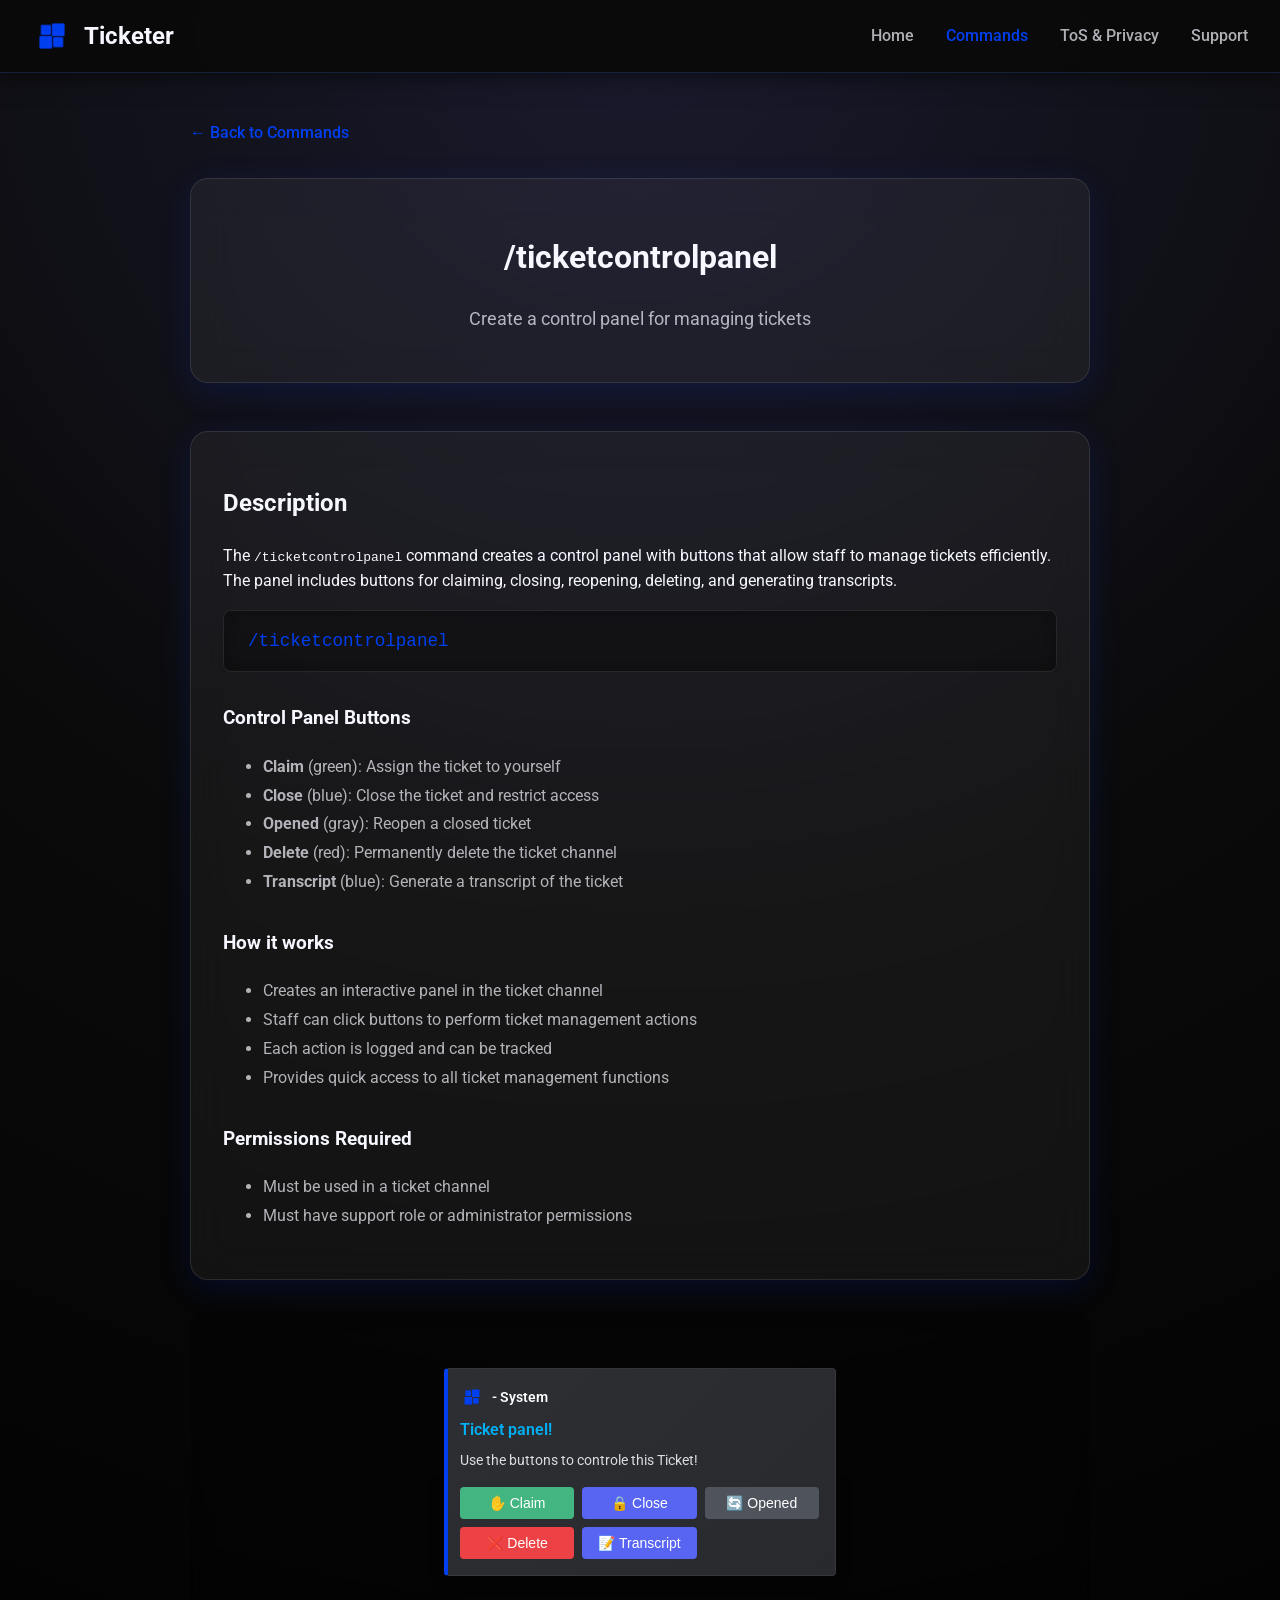
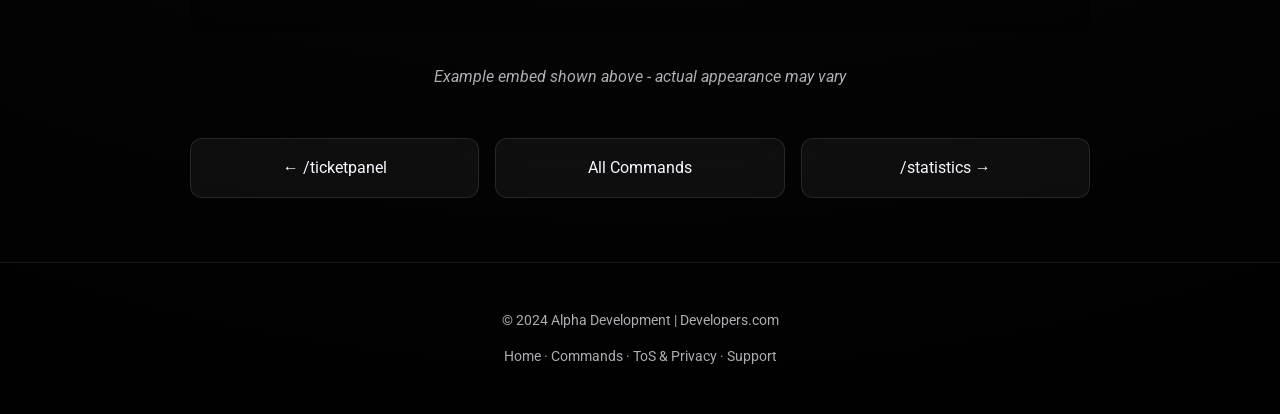
<file: commands/ticketcontrolpanel.html>
<!doctype html>
<html lang="en">

<head>
    <meta charset="utf-8">
    <title>/ticketcontrolpanel Command - Ticketer</title>
    <meta name="viewport" content="width=device-width, initial-scale=1">
    <link rel="stylesheet" href="../style.css" type="text/css">
    <link rel="icon" type="image/png" href="../Bilder/Logo.png" sizes="512x512">

    <link rel="preconnect" href="https://fonts.googleapis.com">
    <link rel="preconnect" href="https://fonts.gstatic.com" crossorigin>
    <link href="https://fonts.googleapis.com/css2?family=Roboto:wght@100;300;500;700&display=swap" rel="stylesheet">

    <meta property="og:title" content="/ticketcontrolpanel Command - Ticketer">
    <meta name="theme-color" content="#003fef">
</head>

<body class="has-nav">
    <nav class="nav-header">
        <div class="nav-container">
            <a href="../index.html" class="nav-logo">
                <img src="../Bilder/Logo.png" alt="Ticketer Logo">
                <span>Ticketer</span>
            </a>
            <button class="nav-toggle" aria-label="Toggle navigation">☰</button>
            <ul class="nav-menu">
                <li><a href="../index.html">Home</a></li>
                <li><a href="../commands.html" class="active">Commands</a></li>
                <li><a href="../tos.pp.html">ToS & Privacy</a></li>
                <li><a href="https://discord.gg/5dGWwdHa3e" target="_blank">Support</a></li>
            </ul>
        </div>
    </nav>

    <main class="main">
        <div class="command-detail">
            <a href="../commands.html" class="back-link">← Back to Commands</a>
            
            <div class="command-header">
                <h1>/ticketcontrolpanel</h1>
                <p style="font-size: 1.1rem; margin-top: 1rem; color: var(--text-secondary);">Create a control panel for managing tickets</p>
            </div>

            <div class="command-description-card">
                <h2>Description</h2>
                <p>The <code>/ticketcontrolpanel</code> command creates a control panel with buttons that allow staff to manage tickets efficiently. The panel includes buttons for claiming, closing, reopening, deleting, and generating transcripts.</p>
                
                <div class="command-usage">
                    /ticketcontrolpanel
                </div>

                <h3 style="margin-top: 2rem;">Control Panel Buttons</h3>
                <ul style="color: var(--text-secondary); line-height: 1.8;">
                    <li><strong>Claim</strong> (green): Assign the ticket to yourself</li>
                    <li><strong>Close</strong> (blue): Close the ticket and restrict access</li>
                    <li><strong>Opened</strong> (gray): Reopen a closed ticket</li>
                    <li><strong>Delete</strong> (red): Permanently delete the ticket channel</li>
                    <li><strong>Transcript</strong> (blue): Generate a transcript of the ticket</li>
                </ul>

                <h3 style="margin-top: 2rem;">How it works</h3>
                <ul style="color: var(--text-secondary); line-height: 1.8;">
                    <li>Creates an interactive panel in the ticket channel</li>
                    <li>Staff can click buttons to perform ticket management actions</li>
                    <li>Each action is logged and can be tracked</li>
                    <li>Provides quick access to all ticket management functions</li>
                </ul>

                <h3 style="margin-top: 2rem;">Permissions Required</h3>
                <ul style="color: var(--text-secondary); line-height: 1.8;">
                    <li>Must be used in a ticket channel</li>
                    <li>Must have support role or administrator permissions</li>
                </ul>
            </div>

            <div class="embed-preview">
                <div class="discord-embed">
                    <div class="embed-author">
                        <img src="../Bilder/Logo.png" alt="Bot Icon" class="embed-author-icon">
                        <span class="embed-author-name">- System</span>
                    </div>
                    <div class="embed-title">Ticket panel!</div>
                    <div class="embed-description">
                        Use the buttons to controle this Ticket!
                    </div>
                    <div class="discord-buttons" style="display: grid; grid-template-columns: repeat(3, 1fr); gap: 0.5rem; margin-top: 1rem;">
                        <button class="discord-button" style="background: #43b581;">✋ Claim</button>
                        <button class="discord-button" style="background: #5865f2;">🔒 Close</button>
                        <button class="discord-button" style="background: #4f545c;">🔄 Opened</button>
                        <button class="discord-button danger" style="background: #ed4245;">❌ Delete</button>
                        <button class="discord-button" style="background: #5865f2;">📝 Transcript</button>
                    </div>
                </div>
            </div>

            <div style="text-align: center; margin: 2rem 0; color: var(--text-secondary); font-style: italic;">
                Example embed shown above - actual appearance may vary
            </div>

            <div class="command-nav">
                <a href="ticketpanel.html">← /ticketpanel</a>
                <a href="../commands.html">All Commands</a>
                <a href="statistics.html">/statistics →</a>
            </div>
        </div>
    </main>

    <footer class="footer">
        <div style="max-width: 1400px; margin: 0 auto;">
            <p>&copy; 2024 Alpha Development | Developers.com</p>
            <p style="margin-top: 0.5rem; font-size: 0.85rem;">
                <a href="../index.html">Home</a> · 
                <a href="../commands.html">Commands</a> · 
                <a href="../tos.pp.html">ToS & Privacy</a> · 
                <a href="https://discord.gg/5dGWwdHa3e" target="_blank">Support</a>
            </p>
        </div>
    </footer>

    <script>
        document.addEventListener('DOMContentLoaded', function() {
            const navToggle = document.querySelector('.nav-toggle');
            const navMenu = document.querySelector('.nav-menu');
            
            if (navToggle && navMenu) {
                navToggle.addEventListener('click', function() {
                    navMenu.classList.toggle('active');
                });
                
                document.addEventListener('click', function(event) {
                    if (!navToggle.contains(event.target) && !navMenu.contains(event.target)) {
                        navMenu.classList.remove('active');
                    }
                });
            }
        });
    </script>
</body>

</html>
</file>
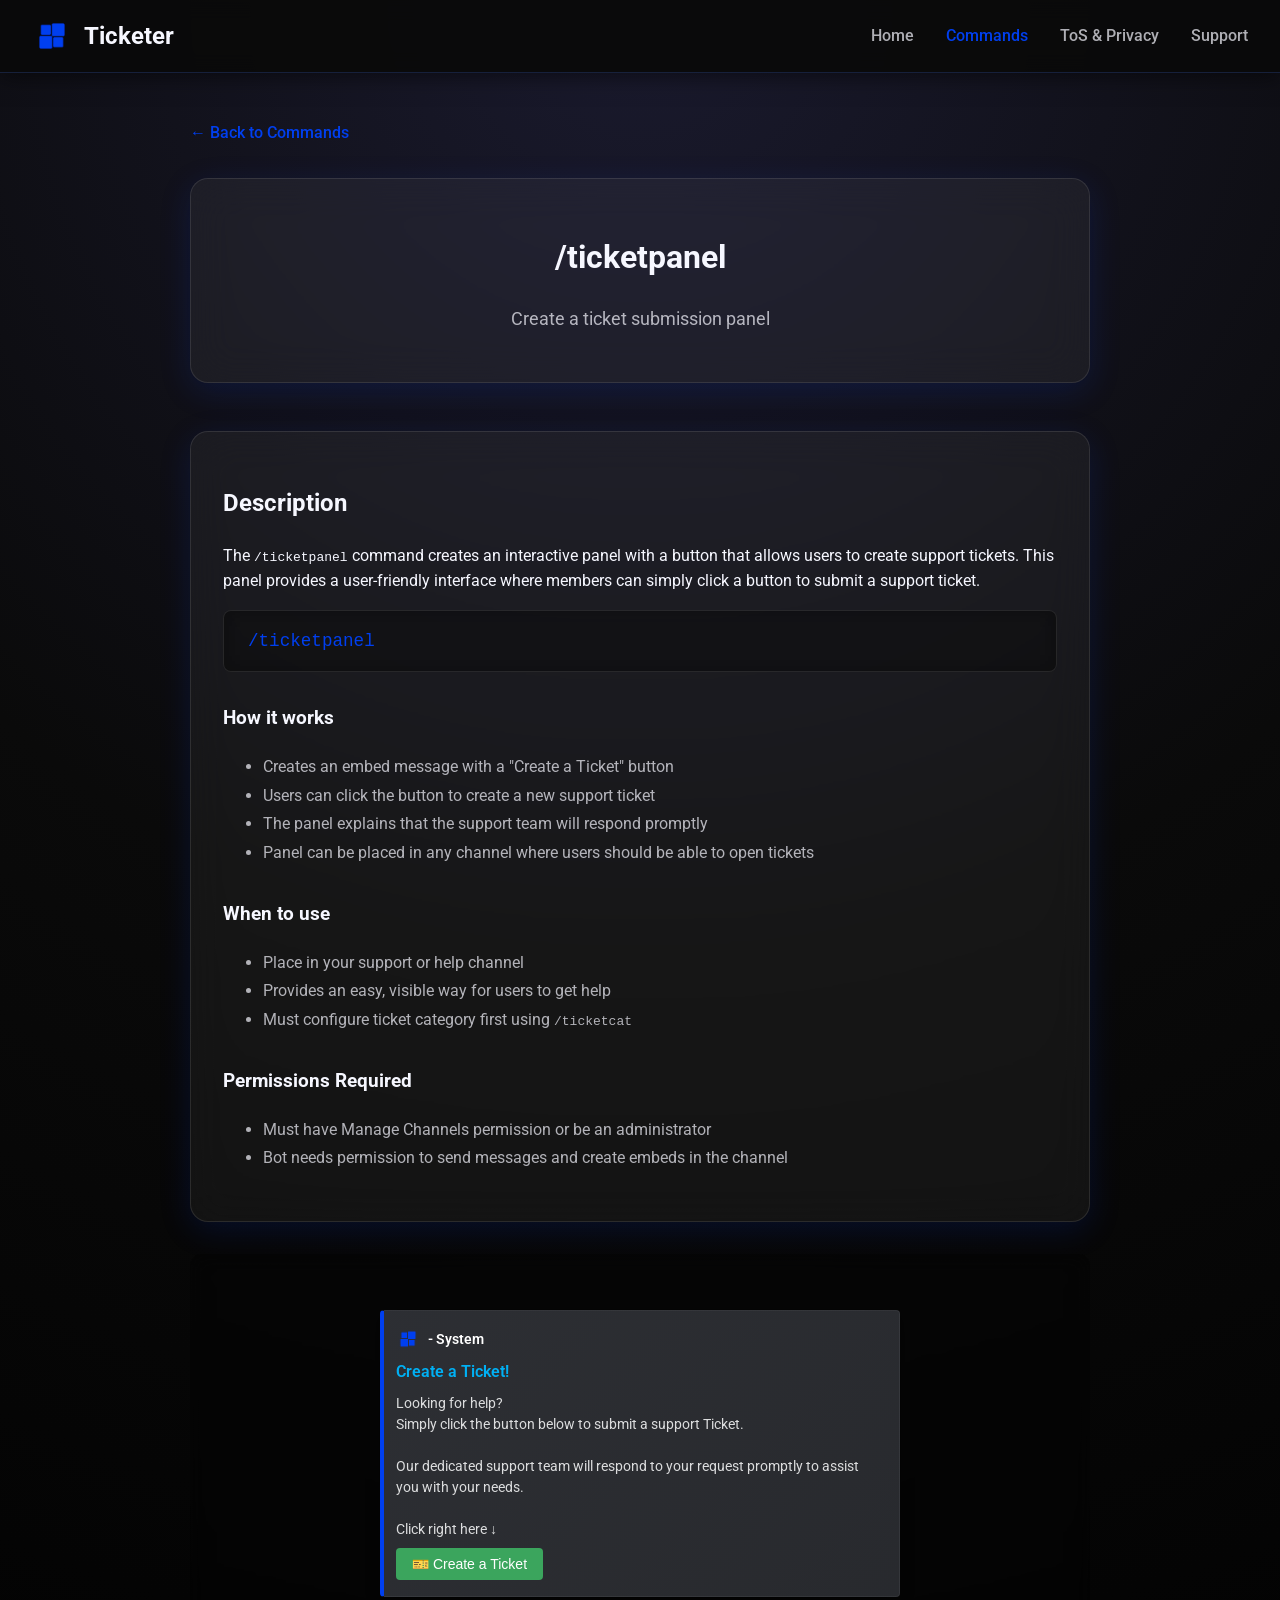
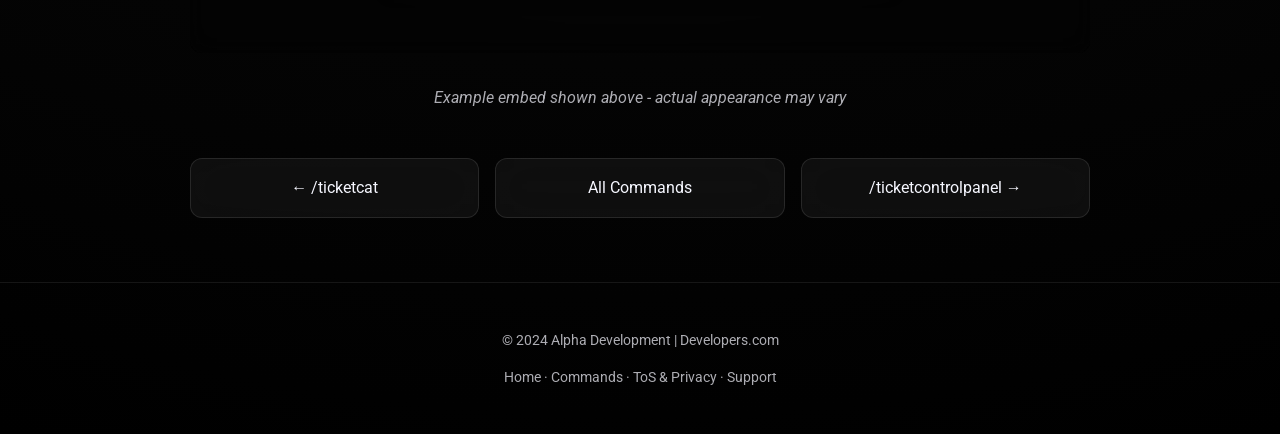
<file: commands/ticketpanel.html>
<!doctype html>
<html lang="en">

<head>
    <meta charset="utf-8">
    <title>/ticketpanel Command - Ticketer</title>
    <meta name="viewport" content="width=device-width, initial-scale=1">
    <link rel="stylesheet" href="../style.css" type="text/css">
    <link rel="icon" type="image/png" href="../Bilder/Logo.png" sizes="512x512">

    <link rel="preconnect" href="https://fonts.googleapis.com">
    <link rel="preconnect" href="https://fonts.gstatic.com" crossorigin>
    <link href="https://fonts.googleapis.com/css2?family=Roboto:wght@100;300;500;700&display=swap" rel="stylesheet">

    <meta property="og:title" content="/ticketpanel Command - Ticketer">
    <meta name="theme-color" content="#003fef">
</head>

<body class="has-nav">
    <!-- Navigation Header -->
    <nav class="nav-header">
        <div class="nav-container">
            <a href="../index.html" class="nav-logo">
                <img src="../Bilder/Logo.png" alt="Ticketer Logo">
                <span>Ticketer</span>
            </a>
            <button class="nav-toggle" aria-label="Toggle navigation">☰</button>
            <ul class="nav-menu">
                <li><a href="../index.html">Home</a></li>
                <li><a href="../commands.html" class="active">Commands</a></li>
                <li><a href="../tos.pp.html">ToS & Privacy</a></li>
                <li><a href="https://discord.gg/5dGWwdHa3e" target="_blank">Support</a></li>
            </ul>
        </div>
    </nav>

    <main class="main">
        <div class="command-detail">
            <a href="../commands.html" class="back-link">← Back to Commands</a>
            
            <div class="command-header">
                <h1>/ticketpanel</h1>
                <p style="font-size: 1.1rem; margin-top: 1rem; color: var(--text-secondary);">Create a ticket submission panel</p>
            </div>

            <div class="command-description-card">
                <h2>Description</h2>
                <p>The <code>/ticketpanel</code> command creates an interactive panel with a button that allows users to create support tickets. This panel provides a user-friendly interface where members can simply click a button to submit a support ticket.</p>
                
                <div class="command-usage">
                    /ticketpanel
                </div>

                <h3 style="margin-top: 2rem;">How it works</h3>
                <ul style="color: var(--text-secondary); line-height: 1.8;">
                    <li>Creates an embed message with a "Create a Ticket" button</li>
                    <li>Users can click the button to create a new support ticket</li>
                    <li>The panel explains that the support team will respond promptly</li>
                    <li>Panel can be placed in any channel where users should be able to open tickets</li>
                </ul>

                <h3 style="margin-top: 2rem;">When to use</h3>
                <ul style="color: var(--text-secondary); line-height: 1.8;">
                    <li>Place in your support or help channel</li>
                    <li>Provides an easy, visible way for users to get help</li>
                    <li>Must configure ticket category first using <code>/ticketcat</code></li>
                </ul>

                <h3 style="margin-top: 2rem;">Permissions Required</h3>
                <ul style="color: var(--text-secondary); line-height: 1.8;">
                    <li>Must have Manage Channels permission or be an administrator</li>
                    <li>Bot needs permission to send messages and create embeds in the channel</li>
                </ul>
            </div>

            <div class="embed-preview">
                <div class="discord-embed">
                    <div class="embed-author">
                        <img src="../Bilder/Logo.png" alt="Bot Icon" class="embed-author-icon">
                        <span class="embed-author-name">- System</span>
                    </div>
                    <div class="embed-title">Create a Ticket!</div>
                    <div class="embed-description">
                        Looking for help?<br>
                        Simply click the button below to submit a support Ticket.<br><br>
                        Our dedicated support team will respond to your request promptly to assist you with your needs.<br><br>
                        Click right here ↓
                    </div>
                    <div class="discord-buttons">
                        <button class="discord-button success">🎫 Create a Ticket</button>
                    </div>
                </div>
            </div>

            <div style="text-align: center; margin: 2rem 0; color: var(--text-secondary); font-style: italic;">
                Example embed shown above - actual appearance may vary
            </div>

            <div class="command-nav">
                <a href="ticketcat.html">← /ticketcat</a>
                <a href="../commands.html">All Commands</a>
                <a href="ticketcontrolpanel.html">/ticketcontrolpanel →</a>
            </div>
        </div>
    </main>

    <footer class="footer">
        <div style="max-width: 1400px; margin: 0 auto;">
            <p>&copy; 2024 Alpha Development | Developers.com</p>
            <p style="margin-top: 0.5rem; font-size: 0.85rem;">
                <a href="../index.html">Home</a> · 
                <a href="../commands.html">Commands</a> · 
                <a href="../tos.pp.html">ToS & Privacy</a> · 
                <a href="https://discord.gg/5dGWwdHa3e" target="_blank">Support</a>
            </p>
        </div>
    </footer>

    <script>
        document.addEventListener('DOMContentLoaded', function() {
            const navToggle = document.querySelector('.nav-toggle');
            const navMenu = document.querySelector('.nav-menu');
            
            if (navToggle && navMenu) {
                navToggle.addEventListener('click', function() {
                    navMenu.classList.toggle('active');
                });
                
                document.addEventListener('click', function(event) {
                    if (!navToggle.contains(event.target) && !navMenu.contains(event.target)) {
                        navMenu.classList.remove('active');
                    }
                });
            }
        });
    </script>
</body>

</html>
</file>
<file: style.css>
:root {
    --bg-dark: #0a0a0a;
    --bg-darker: #000000;
    /* Accent updated to match Ticketer logo color (blue) */
    --accent: #003fef;
    --accent-light: #4d7fff;
    --text-primary: #f6f7ff;
    --text-secondary: rgba(246, 247, 255, 0.7);
    --card-bg: rgba(20, 20, 30, 0.75);
    --card-bg-glass: rgba(255, 255, 255, 0.05);
    --card-border: rgba(77, 127, 255, 0.2);
    --card-border-glass: rgba(255, 255, 255, 0.1);
    --shadow: 0 20px 40px rgba(0, 0, 0, 0.6);
    --shadow-glass: 0 8px 32px rgba(0, 63, 239, 0.15);
}

* {
    box-sizing: border-box;
}

body {
    margin: 0;
    font-family: 'Roboto', sans-serif;
    background: radial-gradient(circle at top, #1a1a2e 0%, var(--bg-dark) 45%, var(--bg-darker) 100%);
    color: var(--text-primary);
    min-height: 100vh;
    line-height: 1.6;
}

a {
    color: inherit;
    text-decoration: none;
}

a:hover,
a:focus {
    color: var(--accent-light);
}

.hero {
    position: relative;
    min-height: 60vh;
    display: flex;
    align-items: center;
    justify-content: center;
    overflow: hidden;
    border-bottom: 1px solid rgba(255, 255, 255, 0.06);
}

.hero-image {
    position: absolute;
    inset: 0;
    width: 100%;
    height: 100%;
    object-fit: cover;
    filter: blur(6px) brightness(0.5);
    transform: scale(1.1);
}

.hero-overlay {
    position: absolute;
    inset: 0;
    background: linear-gradient(120deg, rgba(0, 63, 239, 0.6), rgba(20, 20, 30, 0.95));
}

.hero-content {
    position: relative;
    max-width: 900px;
    padding: 4rem 1.5rem 6rem;
    text-align: center;
    display: grid;
    gap: 1rem;
}

.hero-subtitle {
    text-transform: uppercase;
    letter-spacing: 0.35rem;
    font-weight: 500;
    color: var(--text-secondary);
    margin: 0;
}

.hero-title {
    font-size: clamp(2.5rem, 5vw, 4rem);
    font-weight: 700;
    margin: 0;
}

.hero-text {
    font-size: clamp(1rem, 2.4vw, 1.3rem);
    color: var(--text-secondary);
    margin: 0 auto;
    max-width: 620px;
}

.cta-group {
    display: flex;
    flex-wrap: wrap;
    gap: 1rem;
    justify-content: center;
    margin-top: 0.5rem;
}

.btn {
    display: inline-flex;
    align-items: center;
    justify-content: center;
    padding: 0.9rem 1.9rem;
    border-radius: 999px;
    border: 1px solid var(--accent-light);
    color: var(--text-primary);
    font-weight: 500;
    letter-spacing: 0.05em;
    text-transform: uppercase;
    transition: all 0.3s ease;
    background: transparent;
    box-shadow: none;
}

.btn-primary {
    background: var(--accent);
    border-color: transparent;
    box-shadow: 0 15px 30px rgba(88, 101, 242, 0.35);
}

.btn-outline {
    border-color: rgba(246, 247, 255, 0.4);
}

.btn:hover,
.btn:focus {
    transform: translateY(-2px);
    box-shadow: 0 14px 28px rgba(88, 101, 242, 0.35);
}

.btn:not(.btn-primary):hover,
.btn:not(.btn-primary):focus {
    background: rgba(255, 255, 255, 0.06);
}

main {
    padding: 3rem 1.5rem 4rem;
}

.section-header {
    text-align: center;
    margin: 0 auto 2.5rem;
    max-width: 720px;
}

.section-header h2 {
    font-size: clamp(1.8rem, 3vw, 2.4rem);
    margin-bottom: 0.6rem;
}

.section-header p {
    color: var(--text-secondary);
    margin: 0;
}

.features {
    margin-bottom: 4rem;
}

.feature-grid {
    display: grid;
    gap: 1.5rem;
    grid-template-columns: repeat(auto-fit, minmax(220px, 1fr));
}

.feature-card {
    background: var(--card-bg-glass);
    border: 1px solid var(--card-border-glass);
    border-radius: 18px;
    padding: 1.8rem;
    box-shadow: var(--shadow-glass);
    backdrop-filter: blur(20px);
    -webkit-backdrop-filter: blur(20px);
    display: grid;
    gap: 0.75rem;
    transition: all 0.3s ease;
}

.feature-card:hover {
    background: rgba(255, 255, 255, 0.08);
    border-color: var(--accent);
    transform: translateY(-4px);
    box-shadow: 0 12px 40px rgba(0, 63, 239, 0.25);
}

.feature-card h3 {
    margin: 0;
    font-size: 1.25rem;
}

.feature-card p {
    margin: 0;
    color: var(--text-secondary);
}

.feature-note {
    text-align: center;
    margin-top: 1.75rem;
    color: var(--text-secondary);
}

.stats-section {
    display: grid;
    gap: 1.5rem;
    grid-template-columns: repeat(auto-fit, minmax(260px, 1fr));
    margin-bottom: 4rem;
}

.stats-card,
.patch-card {
    background: var(--card-bg);
    border-radius: 18px;
    padding: 2rem;
    border: 1px solid var(--card-border);
    box-shadow: var(--shadow);
    backdrop-filter: blur(12px);
}

.stats-card h2 {
    margin-top: 0;
}

.stats-text {
    font-size: 1.35rem;
    margin: 0.75rem 0;
    font-weight: 500;
}

.stats-hint {
    color: var(--text-secondary);
    margin: 0;
}

.patch-card ul {
    list-style: none;
    padding: 0;
    margin: 1rem 0 0;
    display: grid;
    gap: 0.75rem;
}

.patch-card li {
    color: var(--text-secondary);
}

.status-add {
    color: #54e38e;
    font-weight: 600;
}

.status-remove {
    color: #ff0000;
    font-weight: 600;
}

.discord-section {
    display: grid;
    gap: 2rem;
    grid-template-columns: repeat(auto-fit, minmax(280px, 1fr));
    align-items: center;
    margin-bottom: 4rem;
}

.discord-text h2 {
    margin-top: 0;
}

.discord-text p {
    color: var(--text-secondary);
    margin-bottom: 0;
}

.discord-widget {
    display: flex;
    justify-content: center;
}

.discord-widget iframe {
    width: min(100%, 400px);
    height: 500px;
    border-radius: 18px;
    border: none;
    box-shadow: var(--shadow);
}

.policies {
    margin-bottom: 4rem;
    display: flex;
    justify-content: center;
}

.policies-card {
    text-align: center;
    max-width: 420px;
    background: var(--card-bg);
    border-radius: 18px;
    padding: 2.5rem 2rem;
    border: 1px solid var(--card-border);
    box-shadow: var(--shadow);
}

.policies-card p {
    color: var(--text-secondary);
}

.contact {
    margin-bottom: 4rem;
}

.contact-grid {
    display: grid;
    gap: 1.5rem;
    grid-template-columns: repeat(auto-fit, minmax(180px, 1fr));
}

.contact-card {
    background: var(--card-bg);
    border-radius: 18px;
    padding: 1.5rem;
    border: 1px solid var(--card-border);
    box-shadow: var(--shadow);
}

.contact-card h3 {
    margin-top: 0;
    margin-bottom: 0.5rem;
}

.contact-card p {
    margin: 0;
    color: var(--text-secondary);
}

.legal-main {
    display: grid;
    gap: 3.5rem;
}

.legal-section {
    display: grid;
    gap: 2rem;
}

.legal-card {
    background: var(--card-bg);
    border-radius: 18px;
    border: 1px solid var(--card-border);
    box-shadow: var(--shadow);
    padding: clamp(1.75rem, 3vw, 2.5rem);
    backdrop-filter: blur(12px);
}

.legal-list {
    display: grid;
    gap: 1.75rem;
    margin: 0;
    padding-left: 1.25rem;
}

.legal-list > li {
    color: var(--text-secondary);
}

.legal-list h3 {
    margin: 0 0 0.5rem;
    color: var(--text-primary);
    font-size: 1.15rem;
}

.legal-list p {
    margin: 0;
}

.legal-list ul {
    margin: 0.75rem 0 0;
    padding-left: 1.1rem;
}

.legal-list ul li {
    margin-bottom: 0.35rem;
}

.footer {
    border-top: 1px solid rgba(255, 255, 255, 0.08);
    padding: 2rem 1.5rem;
    text-align: center;
    color: var(--text-secondary);
    font-size: 0.9rem;
}

@media (max-width: 768px) {
    .hero-content {
        padding: 3.5rem 1.25rem 5rem;
    }

    .hero-subtitle {
        letter-spacing: 0.25rem;
    }

    .discord-widget iframe {
        height: 280px;
    }
}

/* Navigation Header Styles */
.nav-header {
    position: fixed;
    top: 0;
    left: 0;
    right: 0;
    background: rgba(10, 10, 10, 0.95);
    backdrop-filter: blur(10px);
    border-bottom: 1px solid var(--card-border);
    padding: 1rem 2rem;
    z-index: 1000;
    box-shadow: 0 4px 20px rgba(0, 0, 0, 0.5);
}

.nav-container {
    max-width: 1400px;
    margin: 0 auto;
    display: flex;
    align-items: center;
    justify-content: space-between;
    gap: 2rem;
}

.nav-logo {
    display: flex;
    align-items: center;
    gap: 0.75rem;
    font-size: 1.5rem;
    font-weight: 700;
    color: var(--text-primary);
    text-decoration: none;
}

.nav-logo img {
    width: 40px;
    height: 40px;
    object-fit: contain;
}

.nav-menu {
    display: flex;
    gap: 2rem;
    list-style: none;
    margin: 0;
    padding: 0;
}

.nav-menu a {
    color: var(--text-secondary);
    font-weight: 500;
    transition: color 0.3s ease;
    text-decoration: none;
}

.nav-menu a:hover {
    color: var(--accent-light);
}

.nav-menu a.active {
    color: var(--accent);
}

.nav-toggle {
    display: none;
    background: none;
    border: none;
    color: var(--text-primary);
    font-size: 1.5rem;
    cursor: pointer;
    padding: 0.5rem;
}

body.has-nav {
    padding-top: 72px;
}

@media (max-width: 768px) {
    .nav-menu {
        position: fixed;
        top: 72px;
        left: 0;
        right: 0;
        flex-direction: column;
        background: rgba(10, 10, 10, 0.98);
        backdrop-filter: blur(10px);
        padding: 1.5rem;
        gap: 1rem;
        border-bottom: 1px solid var(--card-border);
        transform: translateY(-100%);
        transition: transform 0.3s ease;
        opacity: 0;
        pointer-events: none;
    }

    .nav-menu.active {
        transform: translateY(0);
        opacity: 1;
        pointer-events: all;
    }

    .nav-toggle {
        display: block;
    }
}

/* Commands Grid */
.commands-section {
    margin-bottom: 4rem;
}

.commands-grid {
    display: grid;
    gap: 1.5rem;
    grid-template-columns: repeat(auto-fill, minmax(280px, 1fr));
}

.command-card {
    background: var(--card-bg-glass);
    border: 1px solid var(--card-border-glass);
    border-radius: 18px;
    padding: 1.8rem;
    box-shadow: var(--shadow-glass);
    backdrop-filter: blur(20px);
    -webkit-backdrop-filter: blur(20px);
    display: grid;
    gap: 0.75rem;
    text-decoration: none;
    transition: all 0.3s ease;
}

.command-card:hover {
    transform: translateY(-4px);
    border-color: var(--accent);
    background: rgba(255, 255, 255, 0.08);
    box-shadow: 0 25px 50px rgba(0, 63, 239, 0.4);
}

.command-name {
    font-family: 'Courier New', monospace;
    color: var(--accent);
    font-size: 1.1rem;
    font-weight: 600;
    margin: 0;
}

.command-card h3 {
    margin: 0;
    font-size: 1.25rem;
    color: #ffffff;
}

.command-card p {
    margin: 0;
    color: var(--text-secondary);
    font-size: 0.95rem;
}

/* Discord Embed Mockup */
.discord-embed {
    background: linear-gradient(135deg, rgba(47, 49, 54, 0.95) 0%, rgba(47, 49, 54, 0.85) 100%);
    border-left: 4px solid var(--accent);
    border-radius: 4px;
    padding: 1rem 1rem 1rem 0.75rem;
    max-width: 520px;
    margin: 1.5rem 0;
    box-shadow: 0 4px 16px rgba(0, 0, 0, 0.4);
    backdrop-filter: blur(10px);
    -webkit-backdrop-filter: blur(10px);
    border: 1px solid rgba(255, 255, 255, 0.05);
    border-left: 4px solid var(--accent);
}

.embed-preview {
    display: flex;
    justify-content: center;
    margin: 2rem 0;
    padding: 2rem;
    background: rgba(0, 0, 0, 0.2);
    border-radius: 12px;
    backdrop-filter: blur(10px);
    -webkit-backdrop-filter: blur(10px);
}

.embed-author {
    display: flex;
    align-items: center;
    gap: 0.5rem;
    margin-bottom: 0.5rem;
}

.embed-author-icon {
    width: 24px;
    height: 24px;
    border-radius: 50%;
}

.embed-author-name {
    color: #ffffff;
    font-weight: 600;
    font-size: 0.875rem;
}

.embed-title {
    color: #00b0f4;
    font-size: 1rem;
    font-weight: 600;
    margin: 0.5rem 0;
}

.embed-description {
    color: #dcddde;
    font-size: 0.875rem;
    line-height: 1.5;
    margin: 0.5rem 0;
}

.embed-field {
    margin: 0.75rem 0;
}

.embed-field-name {
    color: #ffffff;
    font-weight: 600;
    font-size: 0.875rem;
    margin-bottom: 0.25rem;
}

.embed-field-value {
    color: #dcddde;
    font-size: 0.875rem;
}

.embed-footer {
    display: flex;
    align-items: center;
    margin-top: 0.75rem;
    padding-top: 0.75rem;
    border-top: 1px solid #202225;
}

.embed-footer-text {
    color: #72767d;
    font-size: 0.75rem;
}

.discord-buttons {
    display: flex;
    gap: 0.5rem;
    margin-top: 0.5rem;
}

.discord-button {
    background: #5865f2;
    color: #ffffff;
    border: none;
    border-radius: 4px;
    padding: 0.5rem 1rem;
    font-size: 0.875rem;
    font-weight: 500;
    cursor: pointer;
    transition: background 0.2s ease;
}

.discord-button:hover {
    background: #4752c4;
}

.discord-button.secondary {
    background: #4e5058;
}

.discord-button.secondary:hover {
    background: #6d6f78;
}

.discord-button.success {
    background: #3ba55d;
}

.discord-button.success:hover {
    background: #2d7d46;
}

.discord-button.danger {
    background: #ed4245;
}

.discord-button.danger:hover {
    background: #c03537;
}

/* Command Detail Page */
.command-detail {
    max-width: 900px;
    margin: 0 auto;
}

.command-header {
    text-align: center;
    margin-bottom: 3rem;
    padding: 2rem;
    background: var(--card-bg-glass);
    border-radius: 18px;
    border: 1px solid var(--card-border-glass);
    backdrop-filter: blur(20px);
    -webkit-backdrop-filter: blur(20px);
    box-shadow: var(--shadow-glass);
}

.command-usage {
    font-family: 'Courier New', monospace;
    background: rgba(0, 0, 0, 0.5);
    padding: 1rem 1.5rem;
    border-radius: 8px;
    font-size: 1.1rem;
    color: var(--accent);
    margin: 1rem 0;
    border: 1px solid var(--card-border-glass);
    backdrop-filter: blur(10px);
    -webkit-backdrop-filter: blur(10px);
}

.command-description-card {
    background: var(--card-bg-glass);
    border-radius: 18px;
    border: 1px solid var(--card-border-glass);
    padding: 2rem;
    margin-bottom: 2rem;
    backdrop-filter: blur(20px);
    -webkit-backdrop-filter: blur(20px);
    box-shadow: var(--shadow-glass);
}

.embed-preview {
    display: flex;
    justify-content: center;
    margin: 2rem 0;
    padding: 2rem;
    background: rgba(0, 0, 0, 0.2);
    border-radius: 12px;
    backdrop-filter: blur(10px);
    -webkit-backdrop-filter: blur(10px);
}

.back-link {
    display: inline-flex;
    align-items: center;
    gap: 0.5rem;
    color: var(--accent);
    text-decoration: none;
    font-weight: 500;
    margin-bottom: 2rem;
}

.back-link:hover {
    color: var(--accent-light);
}

.command-nav {
    display: flex;
    justify-content: space-between;
    gap: 1rem;
    margin-top: 3rem;
}

.command-nav a {
    flex: 1;
    text-align: center;
    padding: 1rem;
    background: var(--card-bg-glass);
    border: 1px solid var(--card-border-glass);
    border-radius: 12px;
    text-decoration: none;
    color: var(--text-primary);
    transition: all 0.3s ease;
    backdrop-filter: blur(20px);
    -webkit-backdrop-filter: blur(20px);
}

.command-nav a:hover {
    border-color: var(--accent);
    transform: translateY(-2px);
    background: rgba(255, 255, 255, 0.08);
    box-shadow: var(--shadow-glass);
}

@media (max-width: 768px) {
    .hero-content {
        padding: 3.5rem 1.25rem 5rem;
    }

    .hero-subtitle {
        letter-spacing: 0.25rem;
    }

    .discord-widget iframe {
        height: 280px;
    }
    
    .nav-header {
        padding: 1rem;
    }
    
    .discord-embed {
        max-width: 100%;
    }
    
    .command-nav {
        flex-direction: column;
    }
}

@media (max-width: 480px) {
    .cta-group {
        flex-direction: column;
        align-items: stretch;
    }

    .stats-text {
        font-size: 1.15rem;
    }

    .policies-card {
        padding: 2rem 1.5rem;
    }
}
</file>
